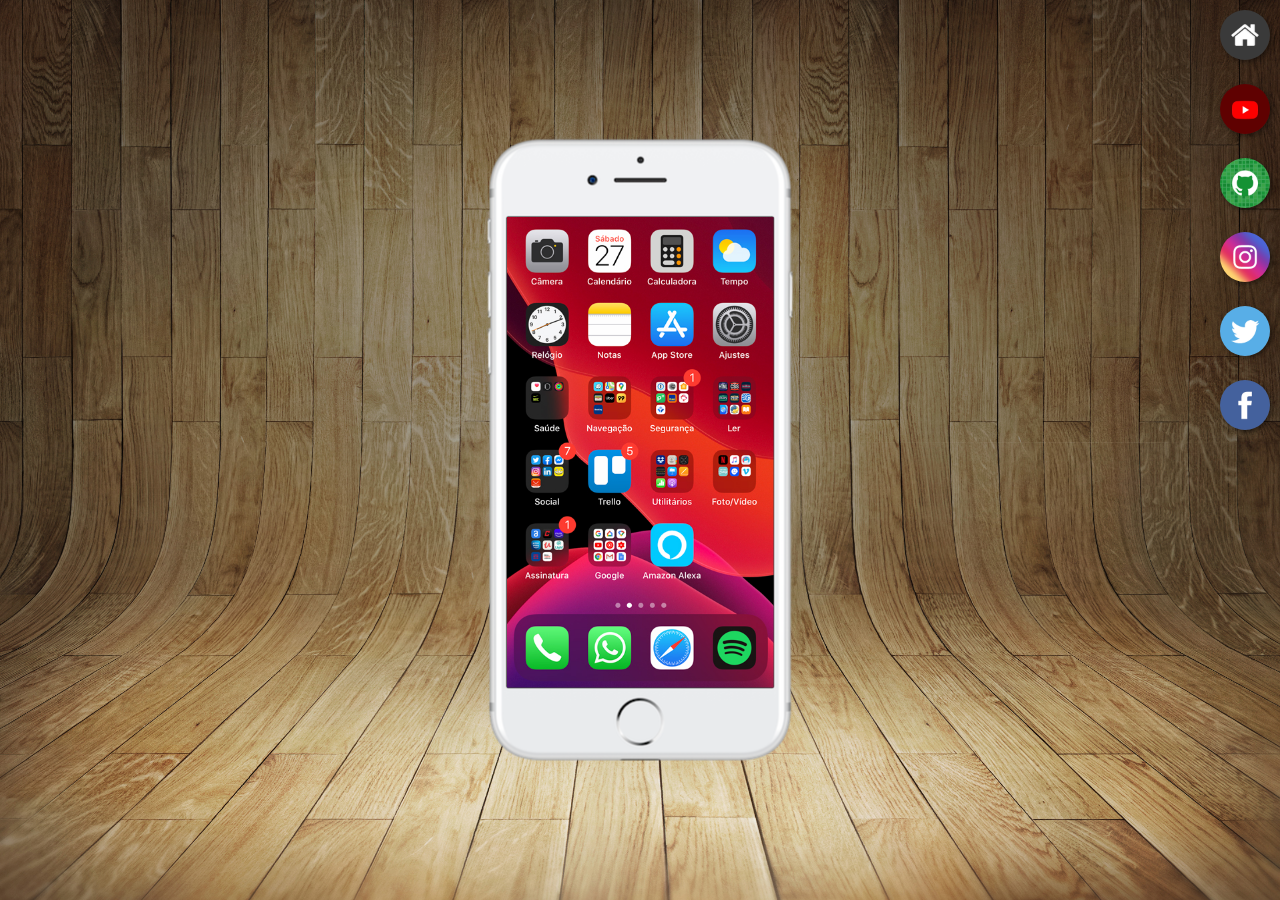
<file: index.html>
<!DOCTYPE html>
<html lang="pt-br">
<head>
    <meta charset="UTF-8">
    <meta name="viewport" content="width=device-width, initial-scale=1.0">
    <title>Projeto Redes sociais</title>
    <link rel="shortcut icon" href="favicon.ico" type="image/x-icon">
    <link rel="stylesheet" href="style.css">
</head>
<body>
    <main>
        <section id="telefone">
            <iframe src="home.html" name="tela" id="tela" frameborder="0"></iframe>
        </section>

        <section id="redes-sociais">
                <a href="home.html" target="tela"><img  src="imagens/logo-home.jpg" alt=""></a><br>
                <a href="youtube.html" target="tela"><img src="imagens/logo-youtube.jpg" alt=""></a> <br>
                <a href="github.html" target="tela"><img src="imagens/logo-github.jpg" alt=""></a>
                <br>
                <a href="instagram.html" target="tela"><img src="imagens/logo-instagram.jpg" alt=""></a>
                <br>
                <a href="twitter.html" target="tela"><img src="imagens/logo-twitter.jpg" alt=""></a>
                <br>
                <a href="facebook.html" target="tela"><img src="imagens/logo-facebook.jpg" alt=""></a>
      
        </section>
    </main>
</body>
</html>
</file>
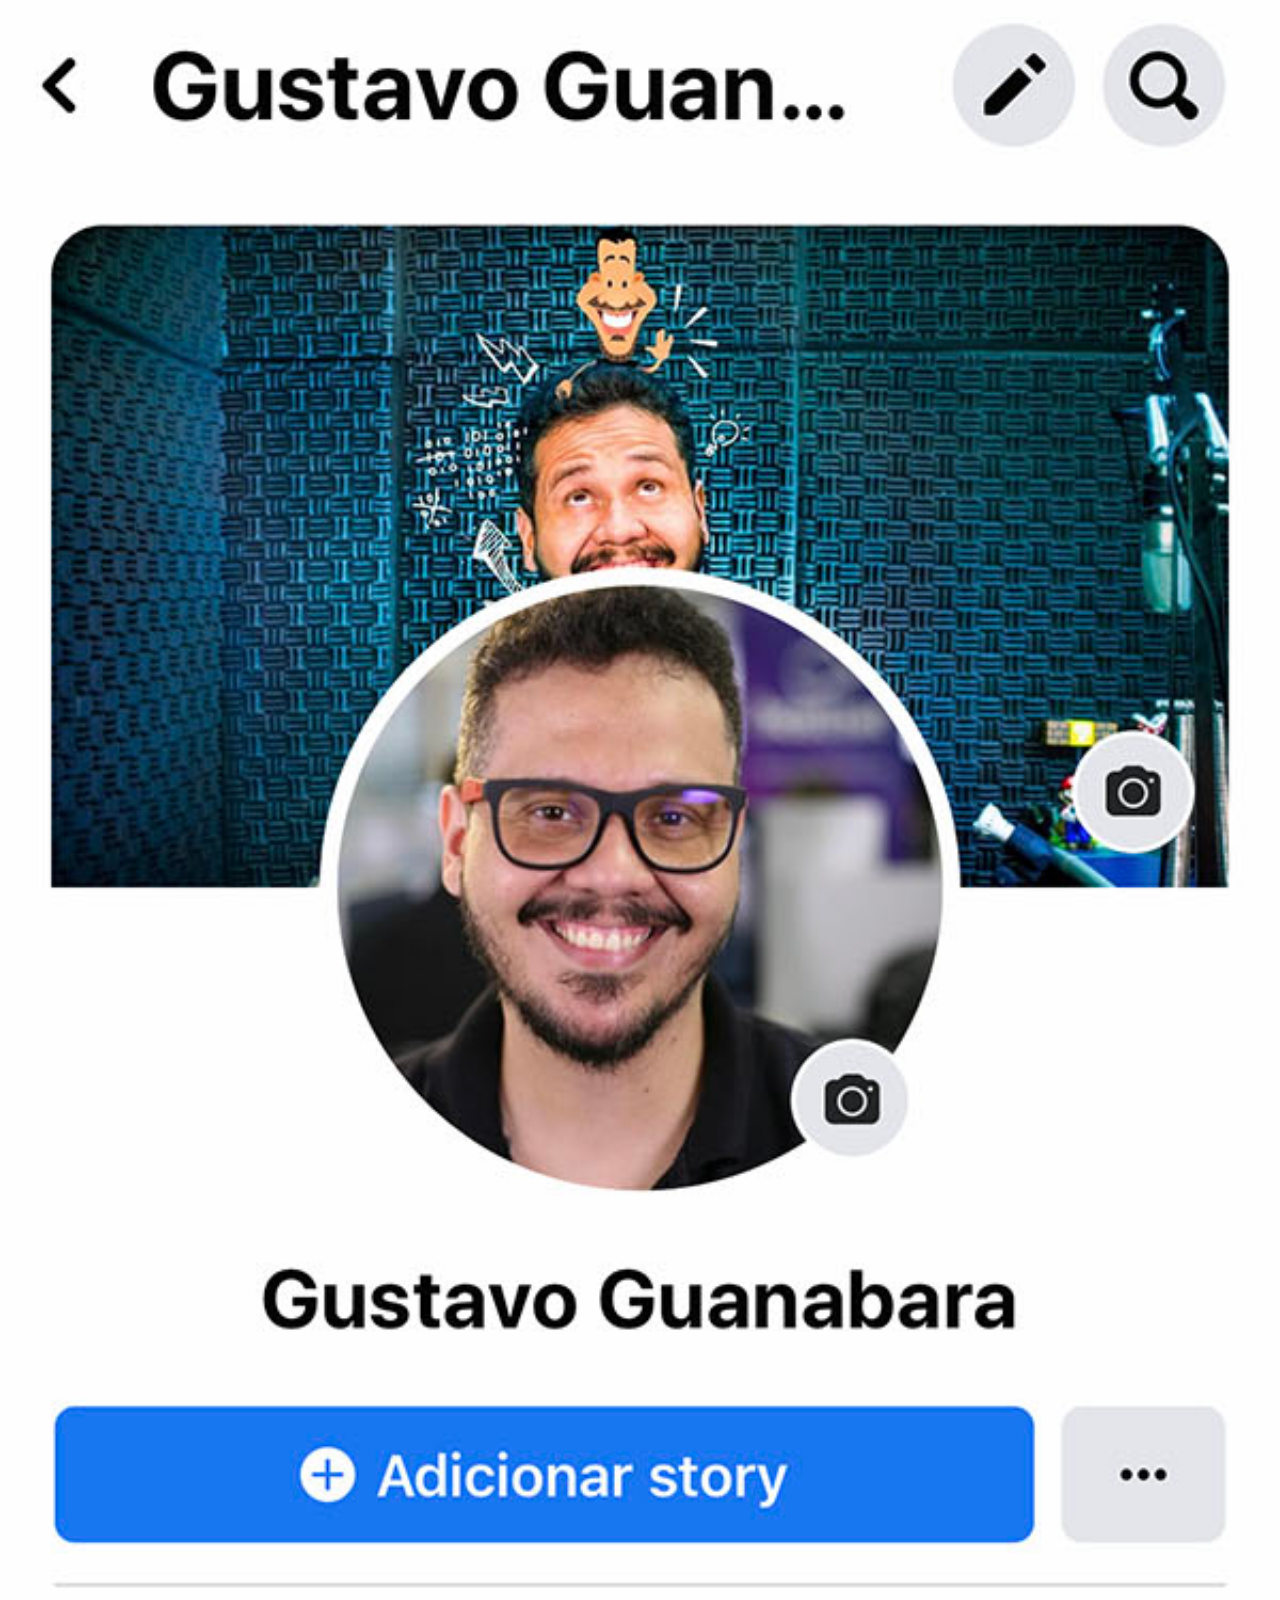
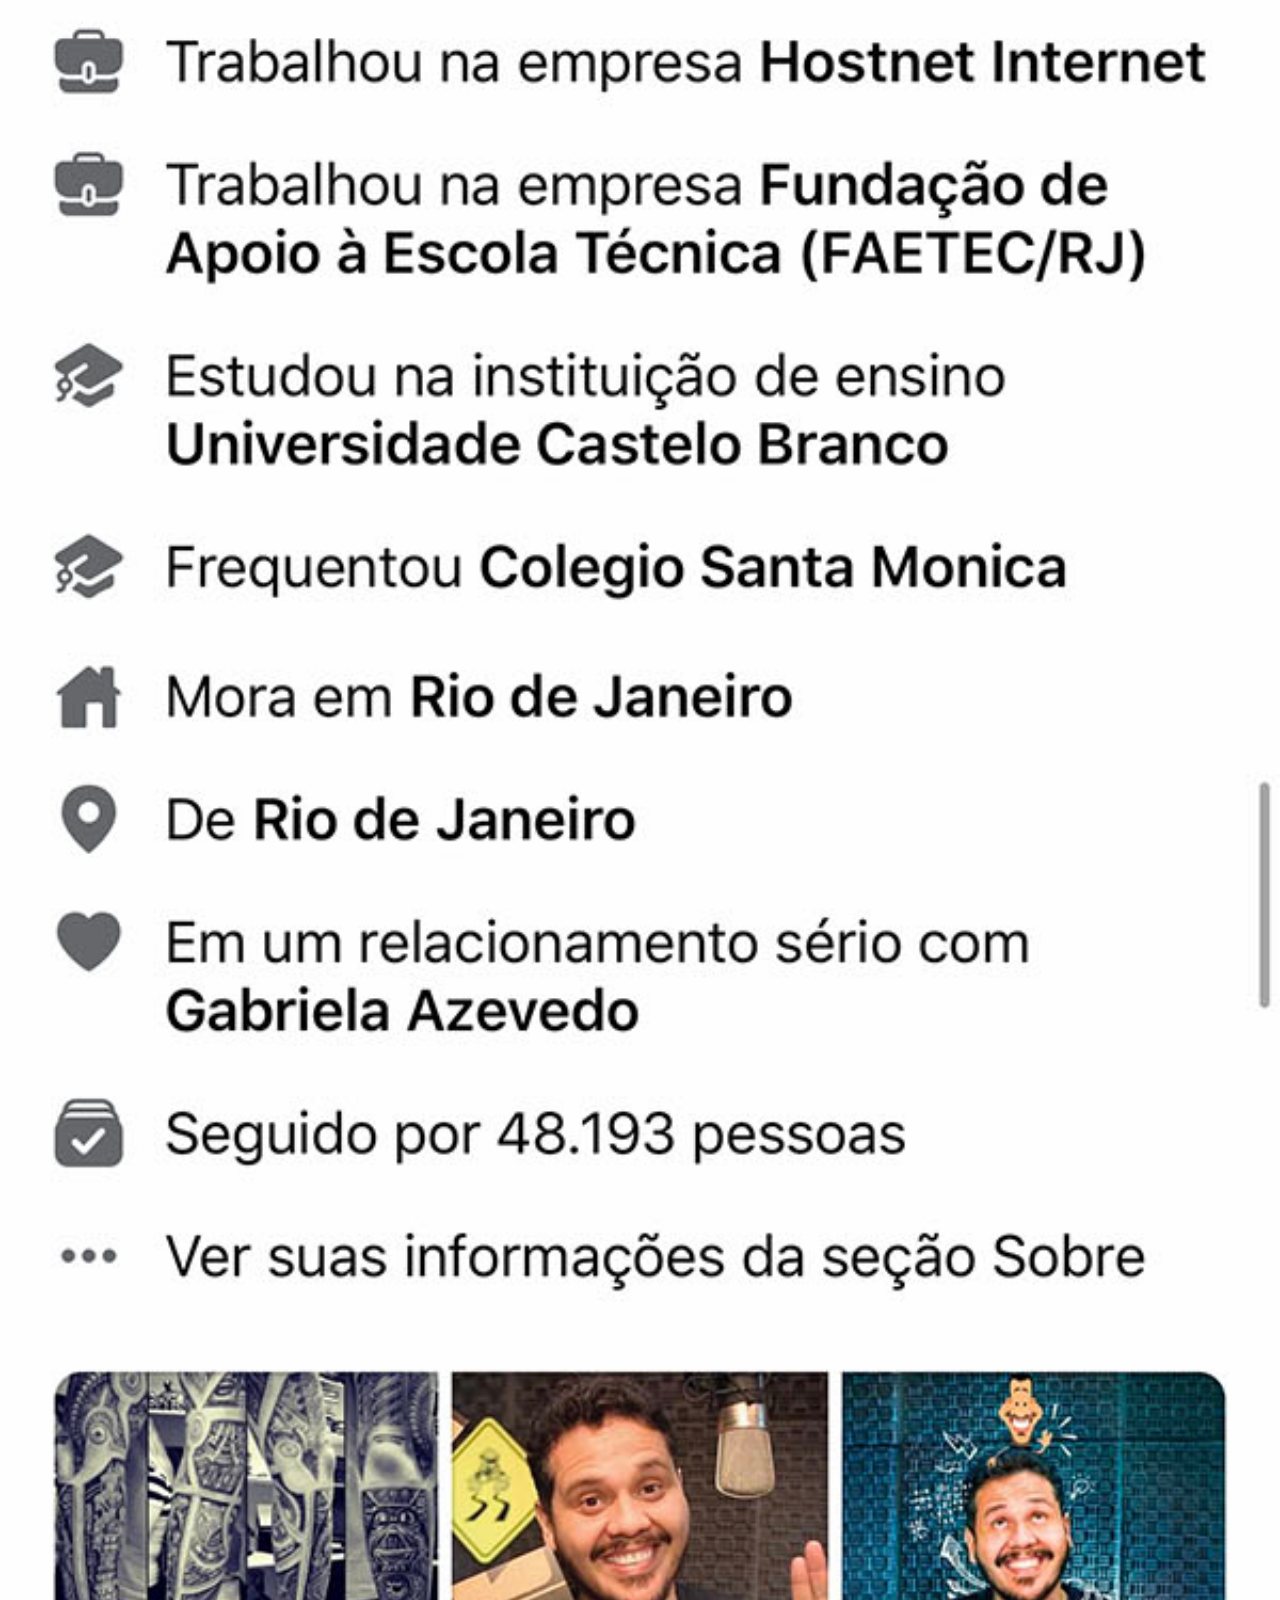
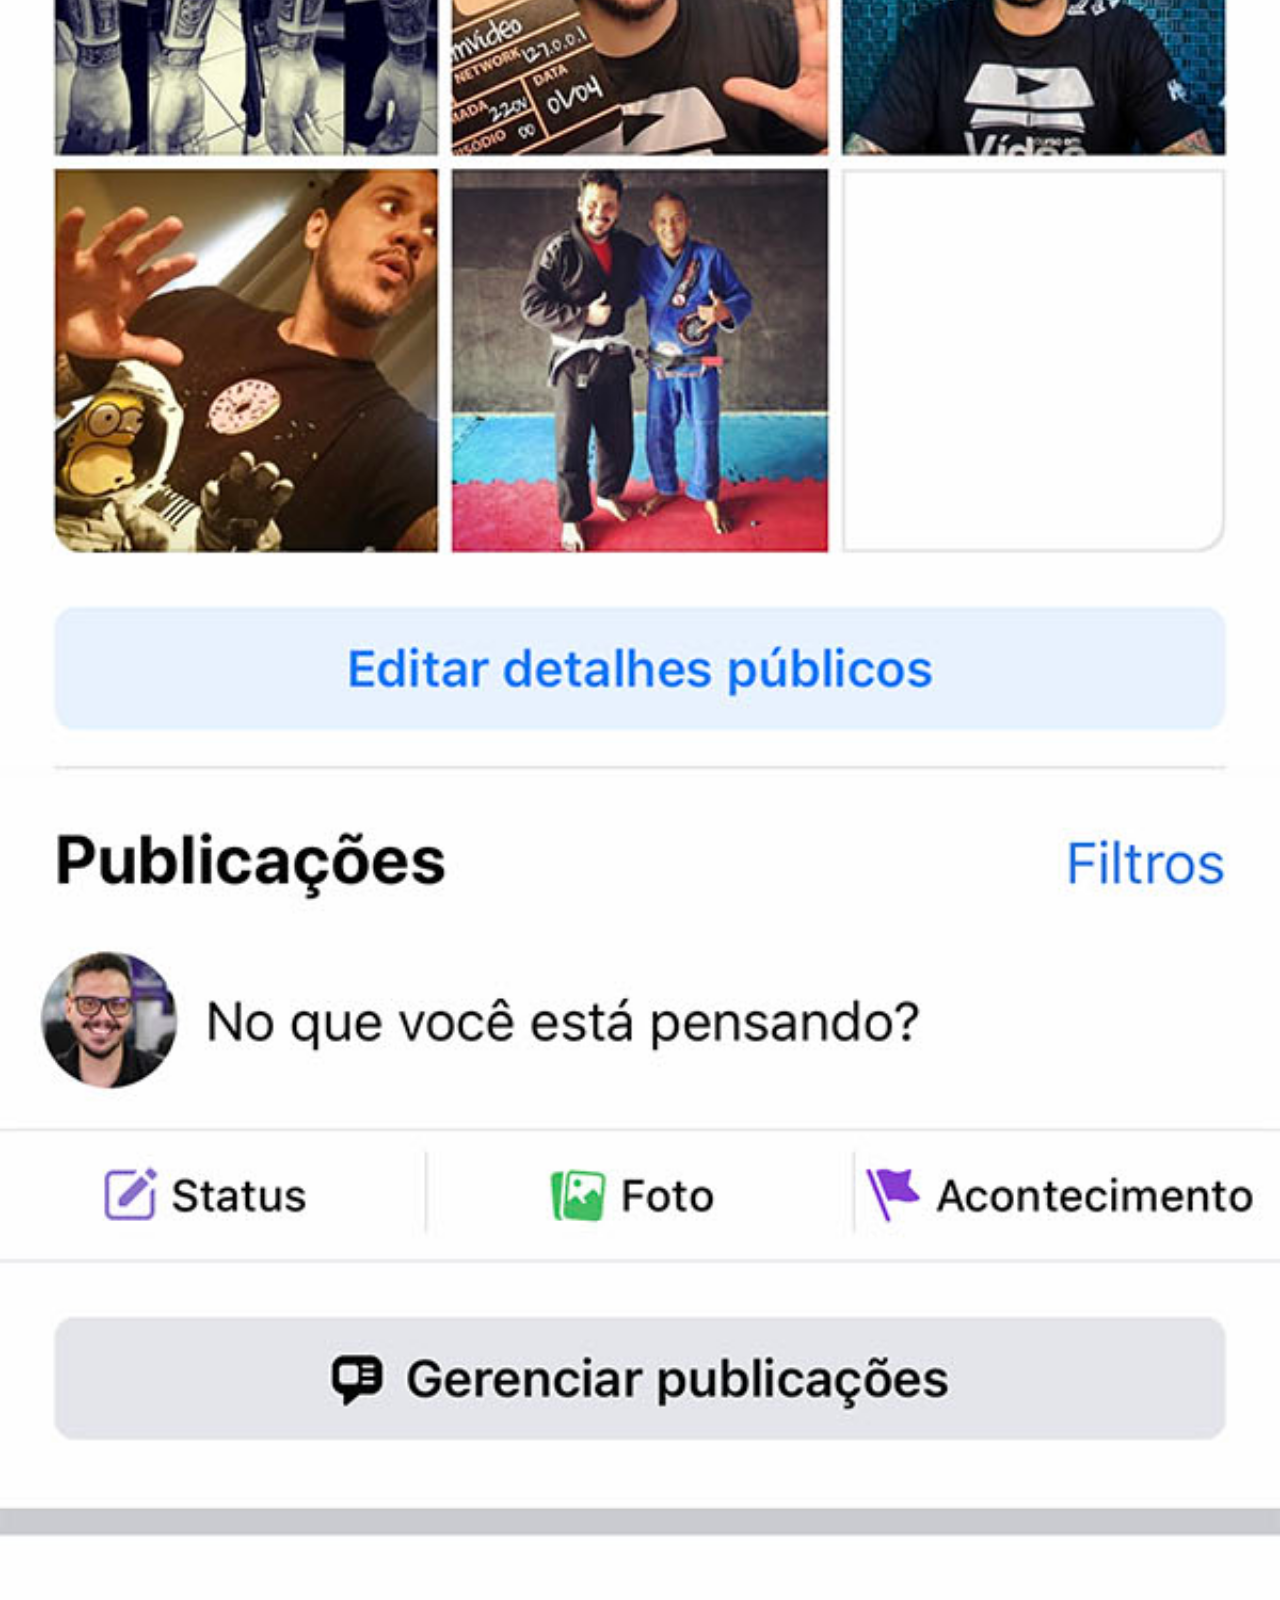
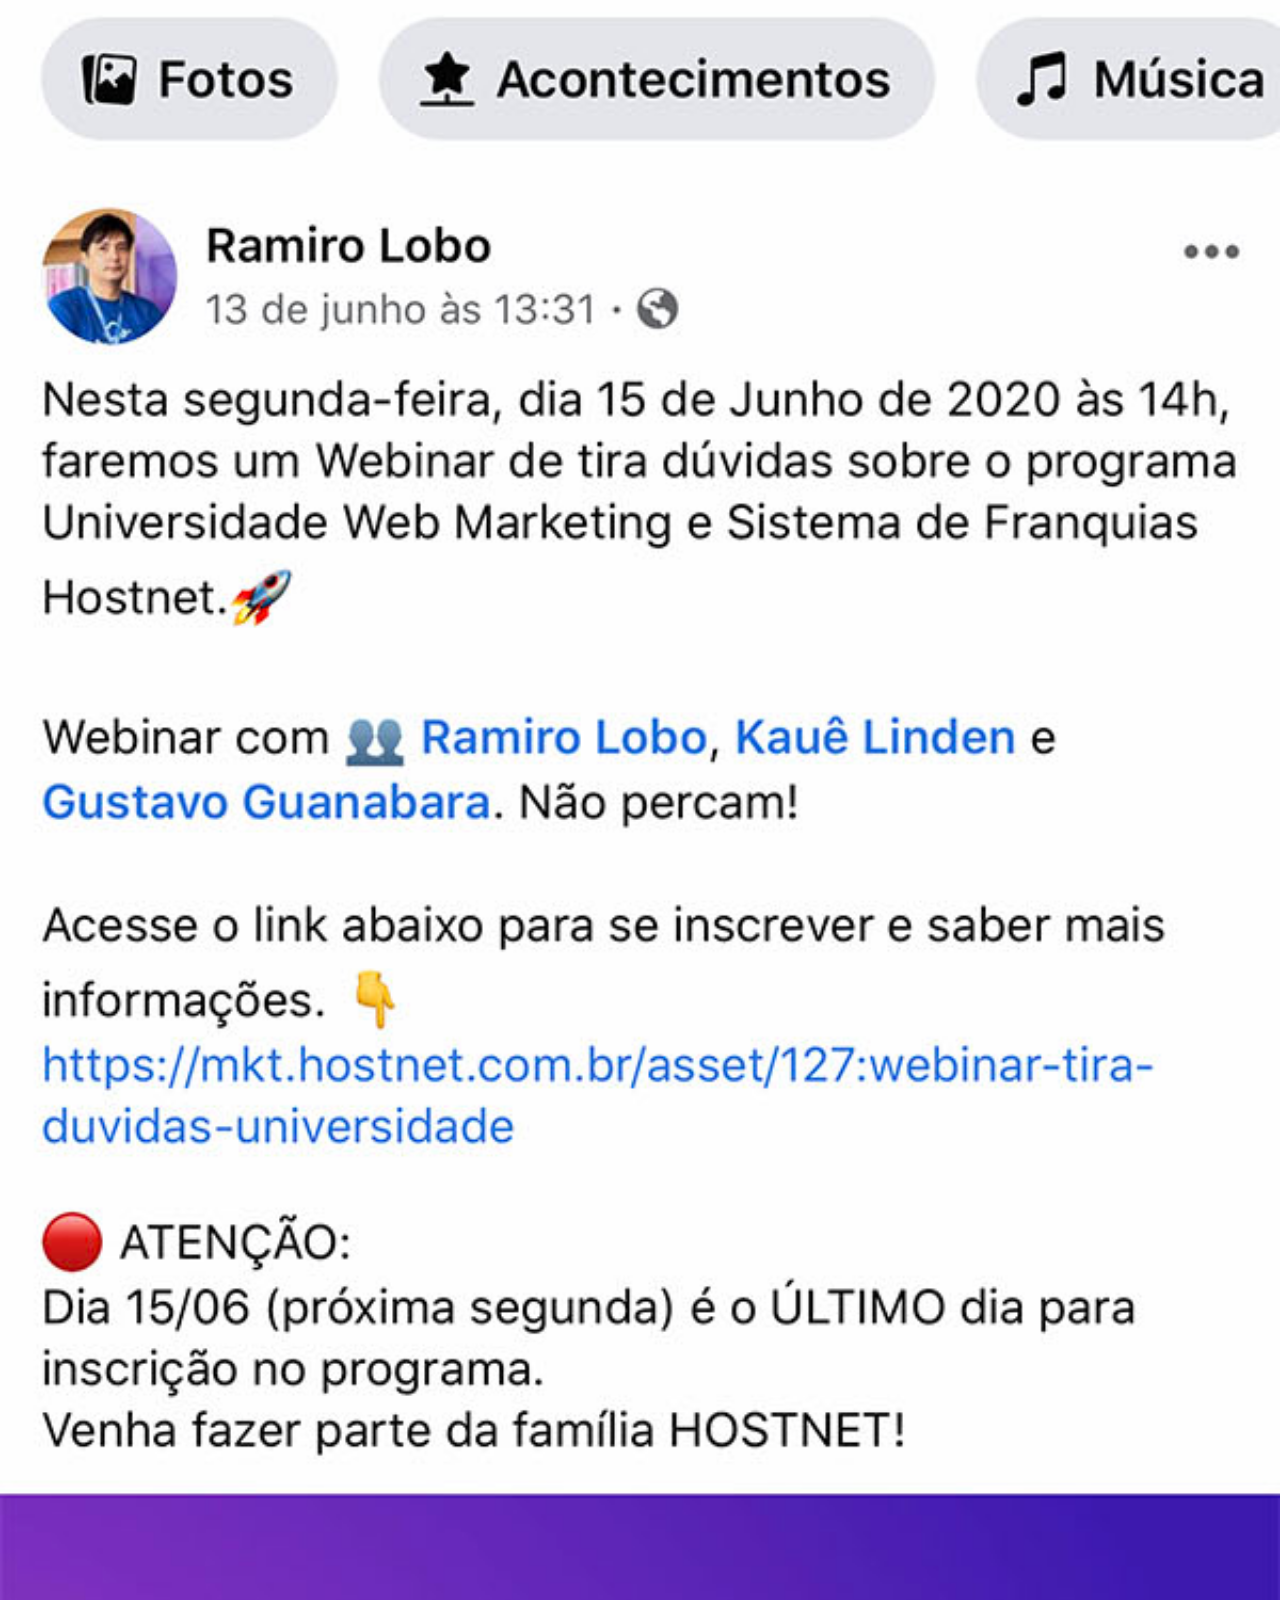
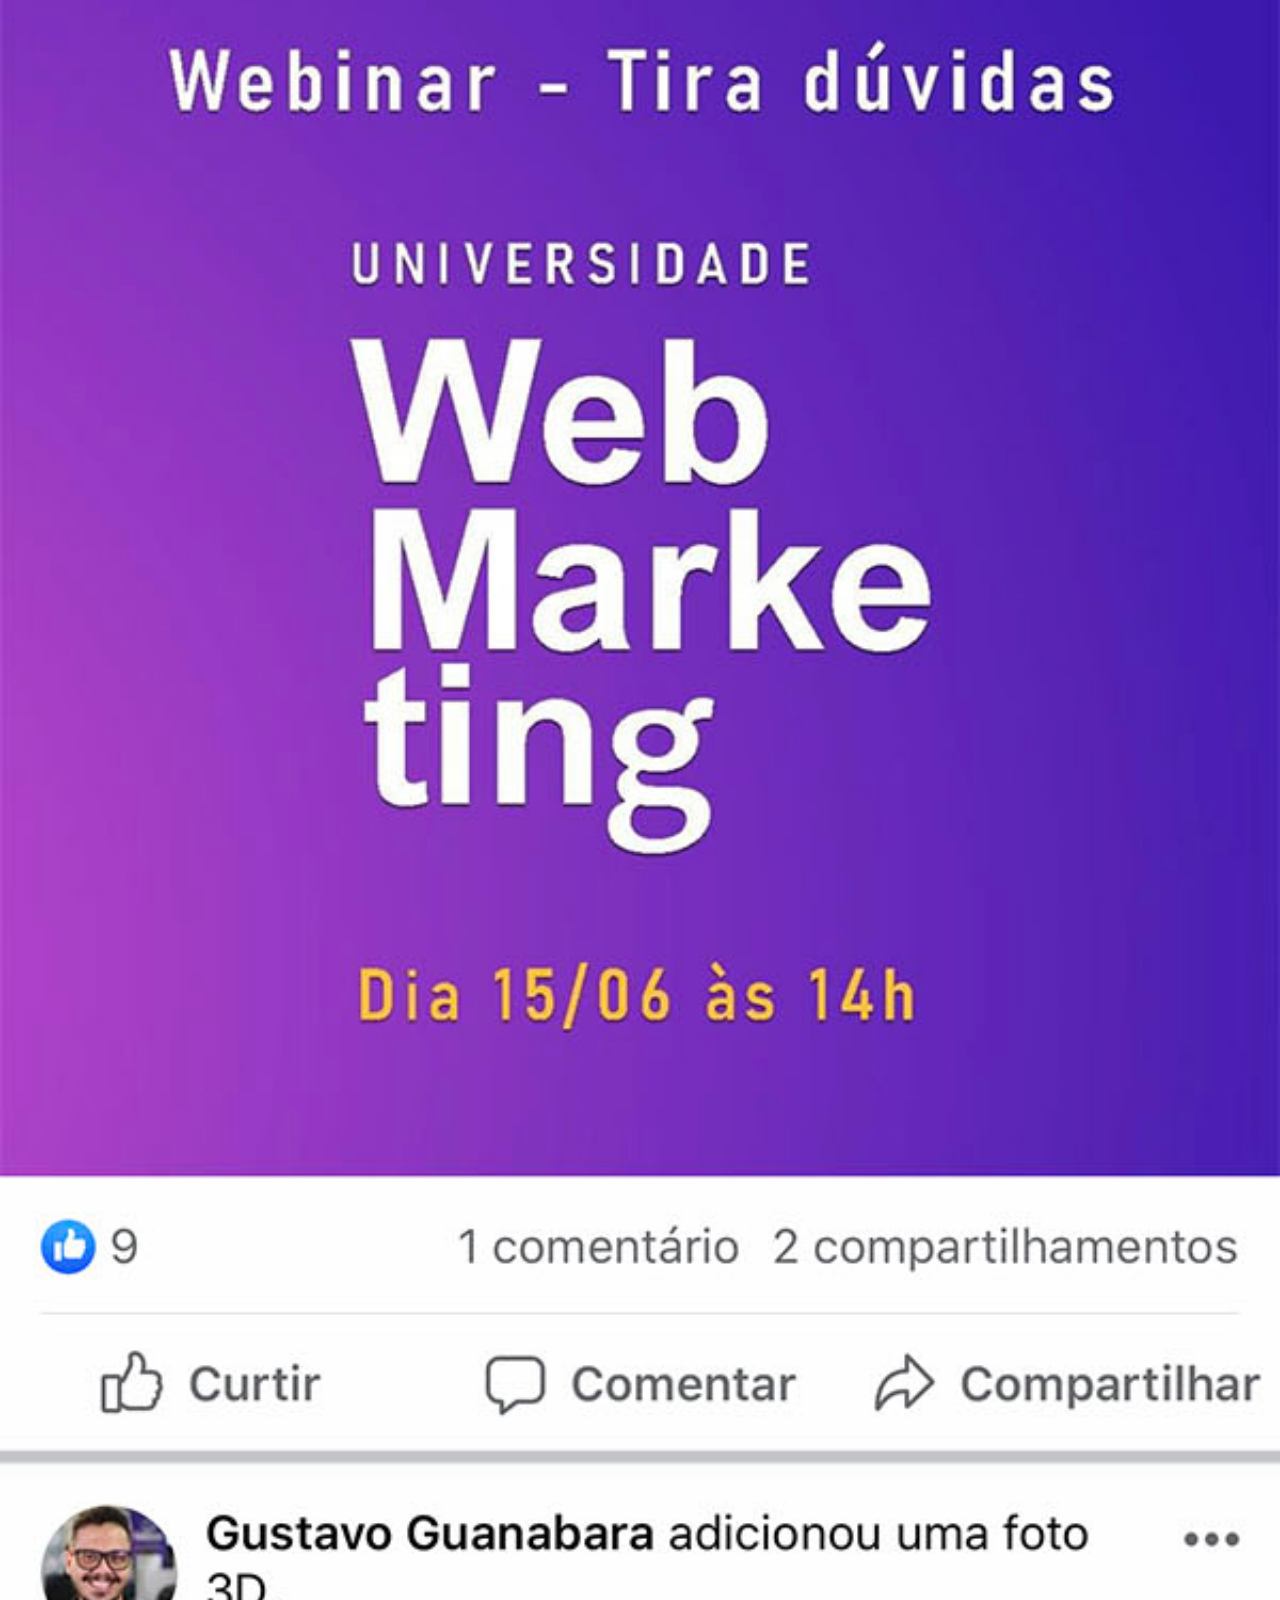
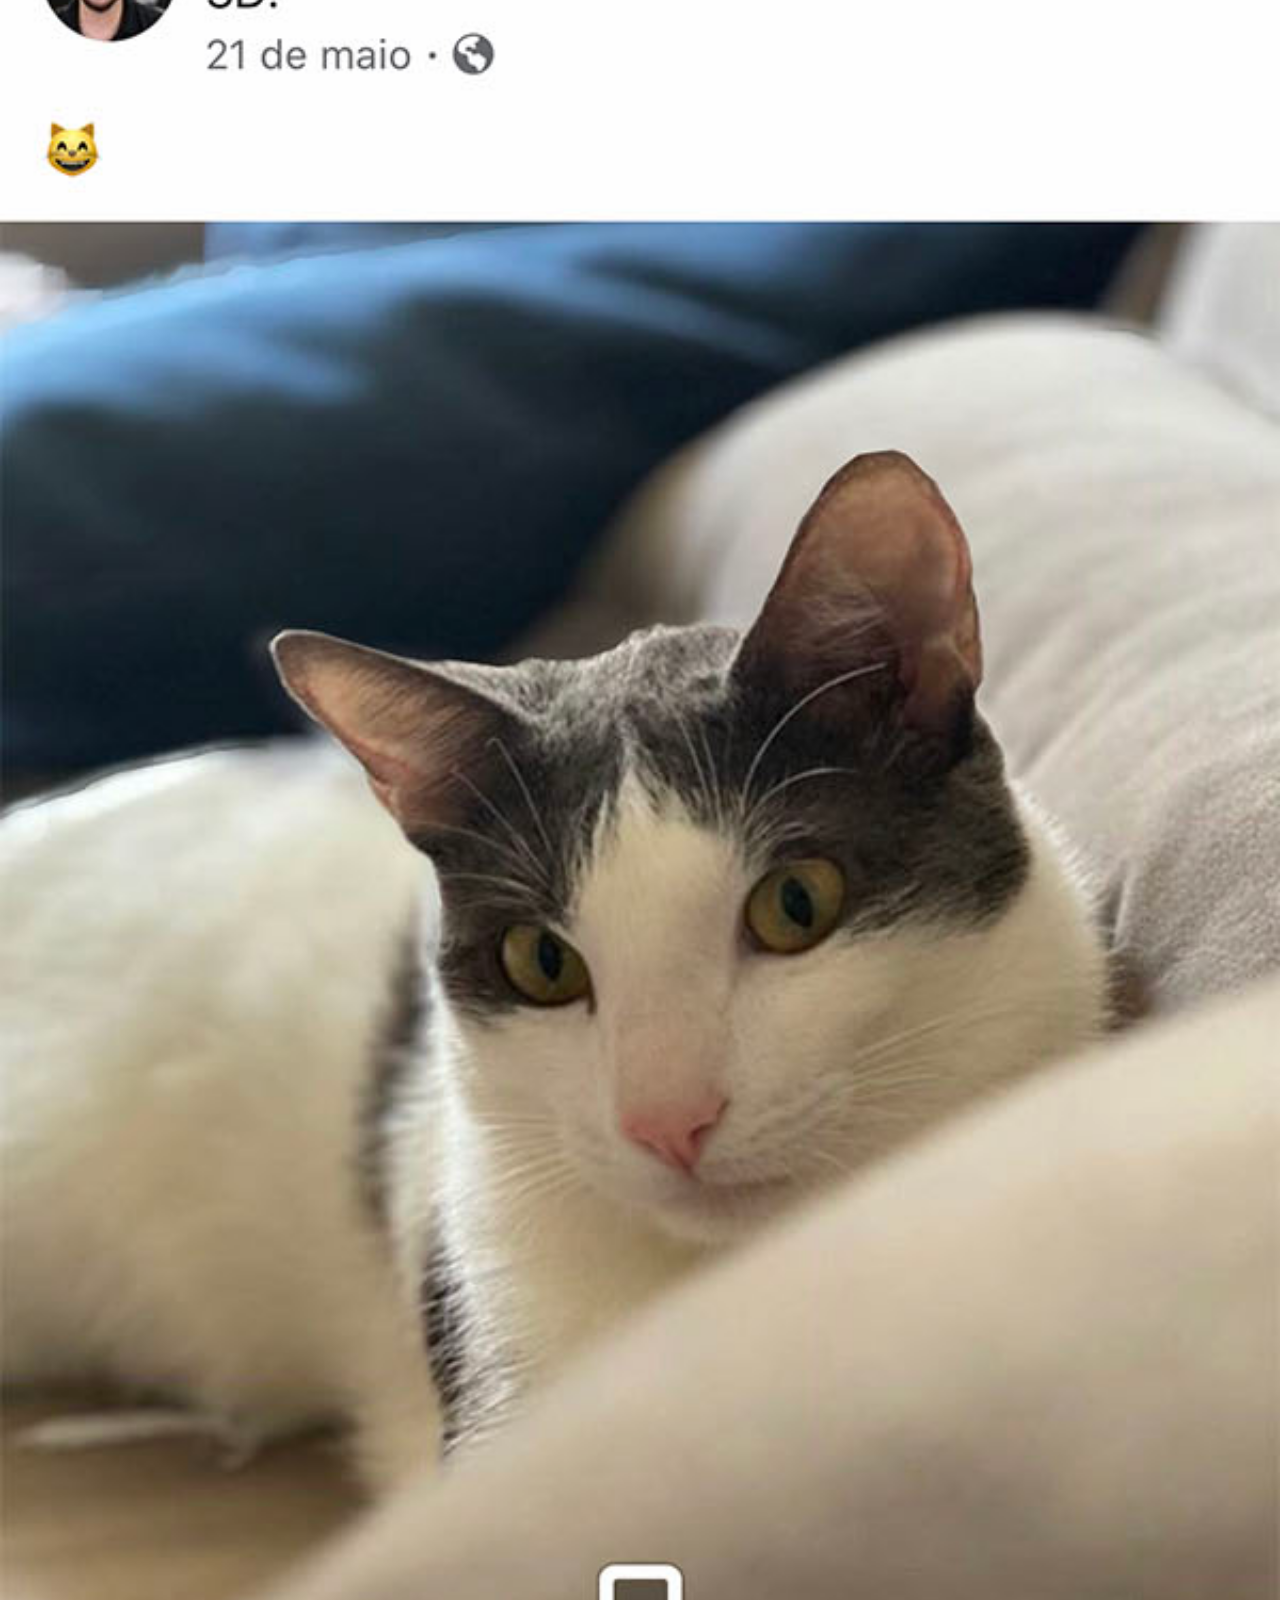
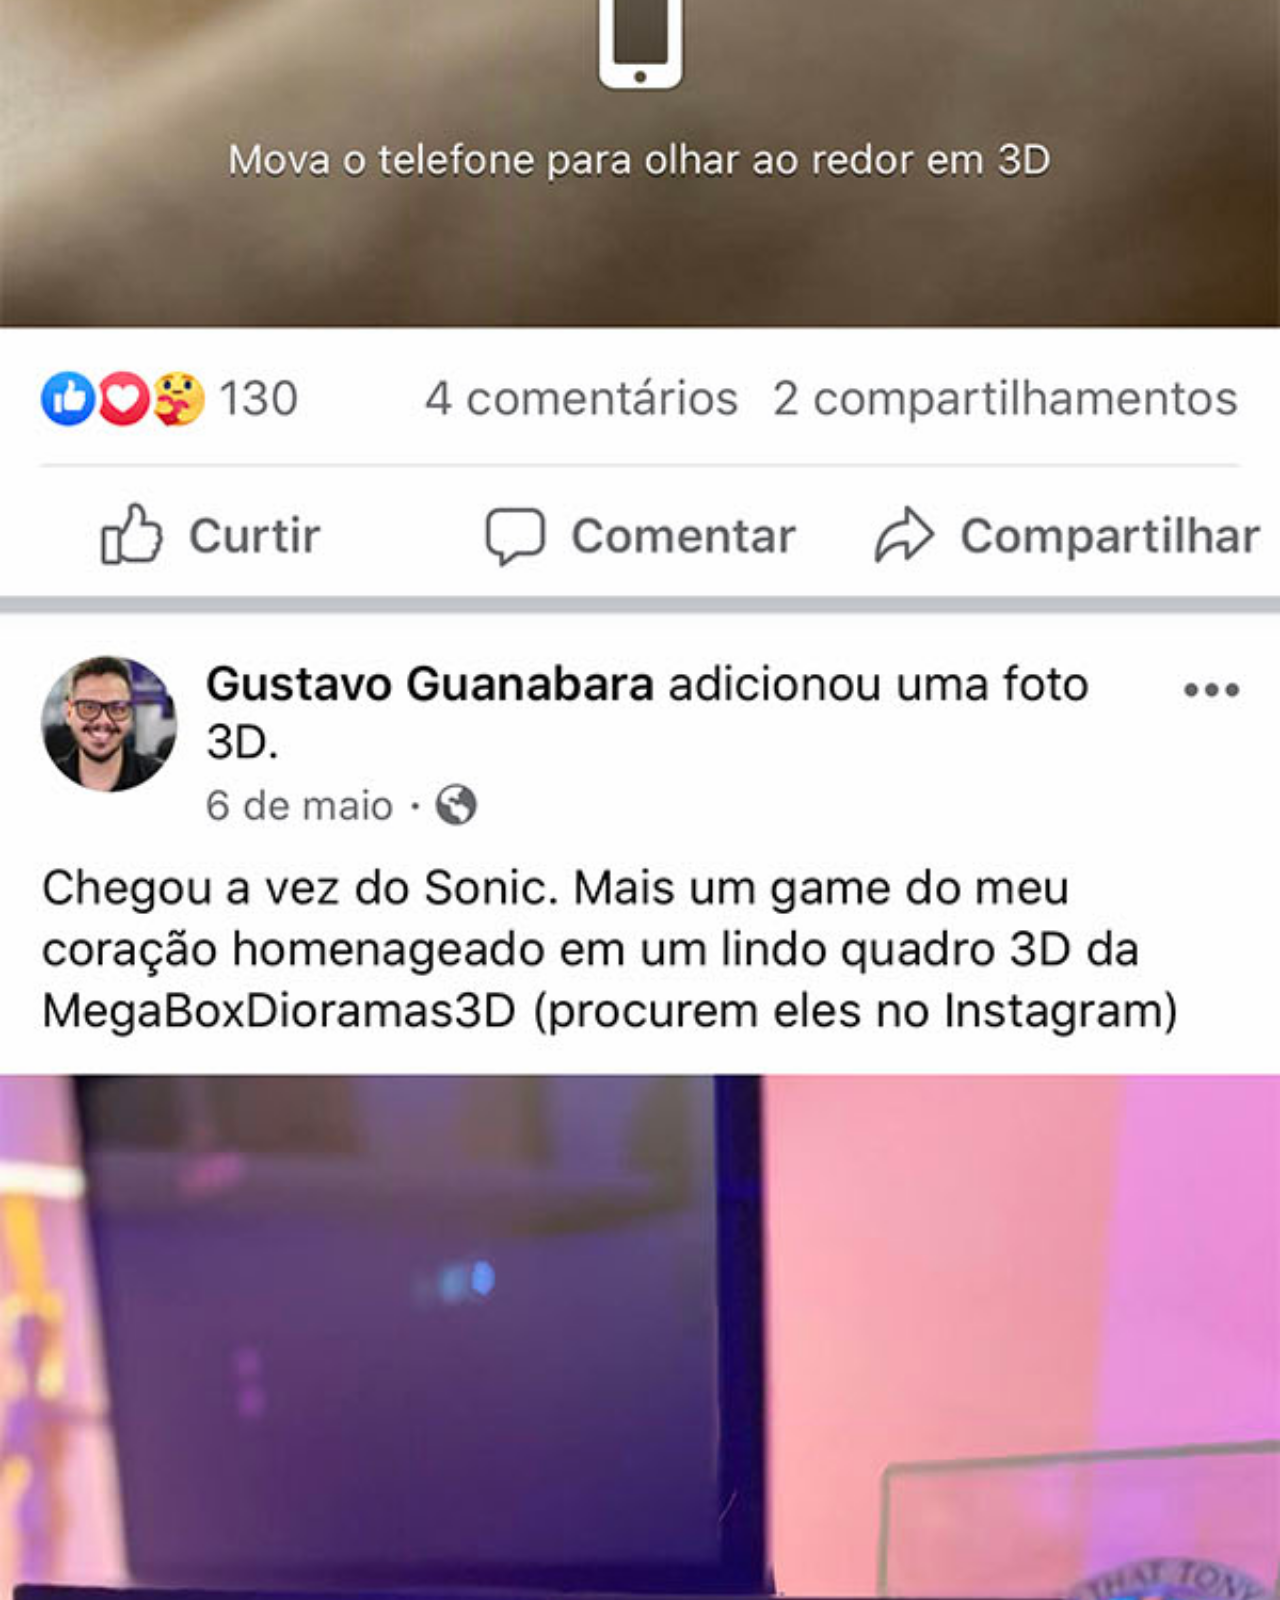
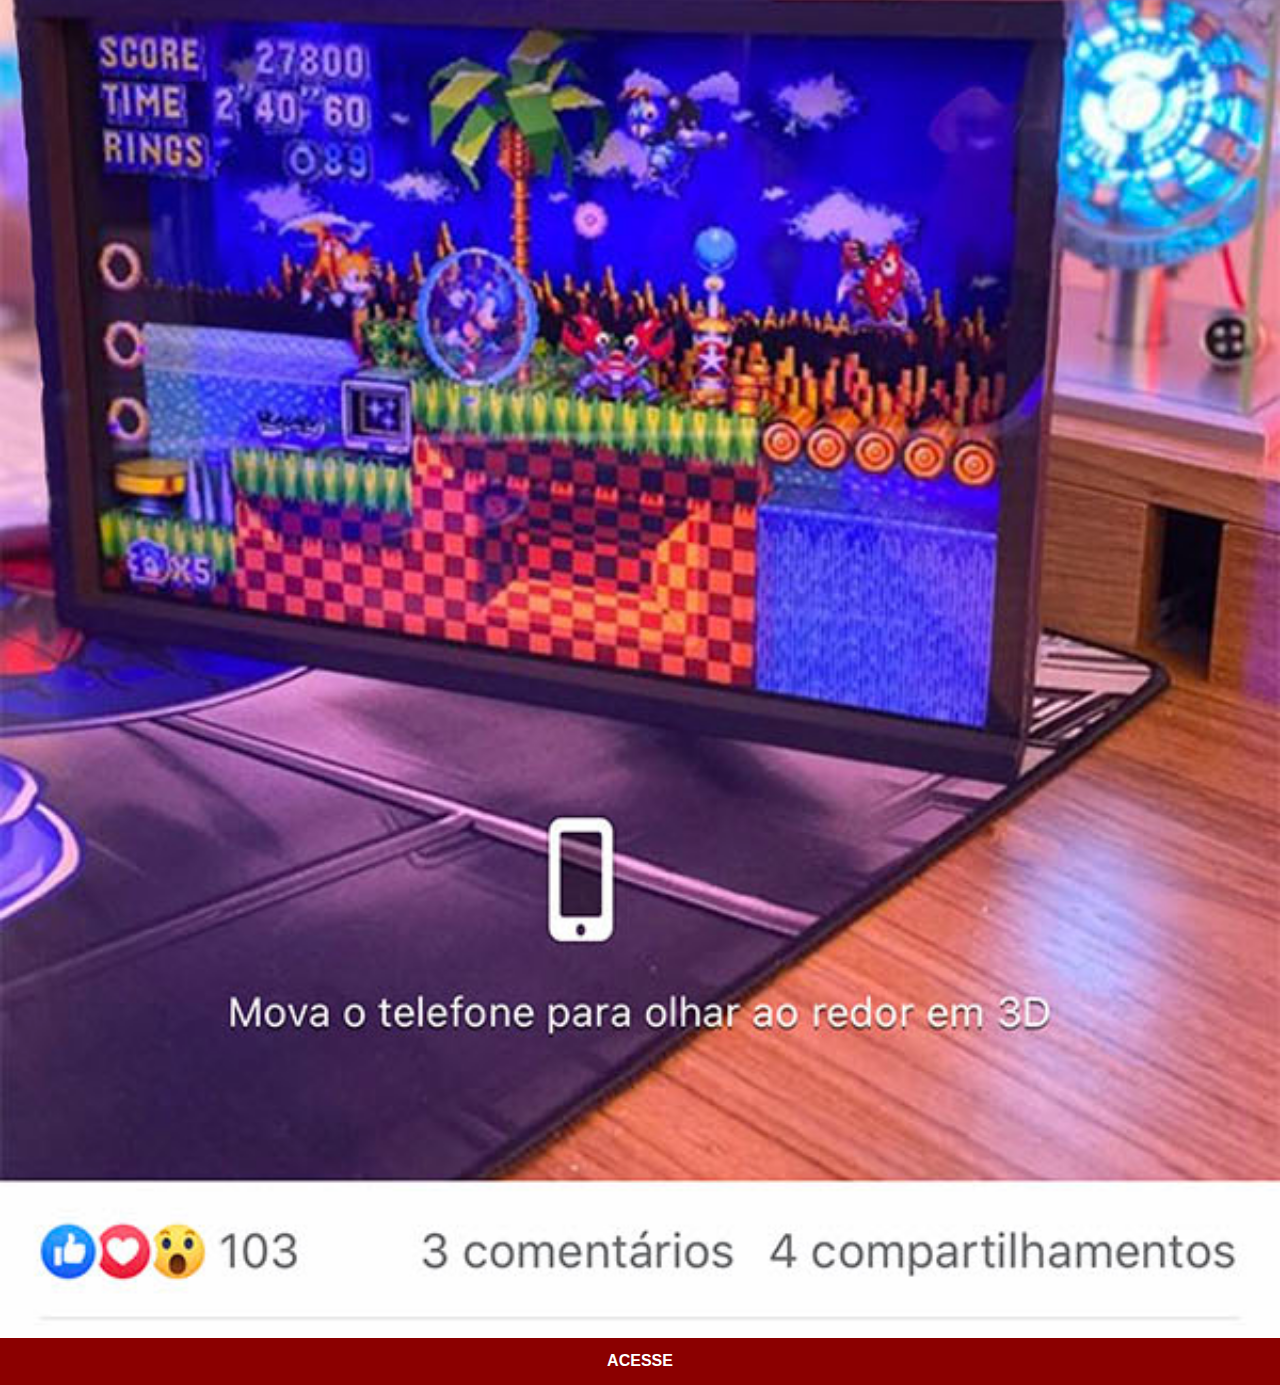
<file: facebook.html>
<!DOCTYPE html>
<html lang="pt-br">
<head>
    <meta charset="UTF-8">
    <meta name="viewport" content="width=device-width, initial-scale=1.0">
    <title>Facebook</title>
   <link rel="stylesheet" href="social.css">
</head>
<body>
    <img src="imagens/tela-facebook.jpg" alt="Facebook">
    <a href="https://www.facebook.com/gustavoguanabara/" target="_blank">ACESSE</a>
</body>
</html>
</file>
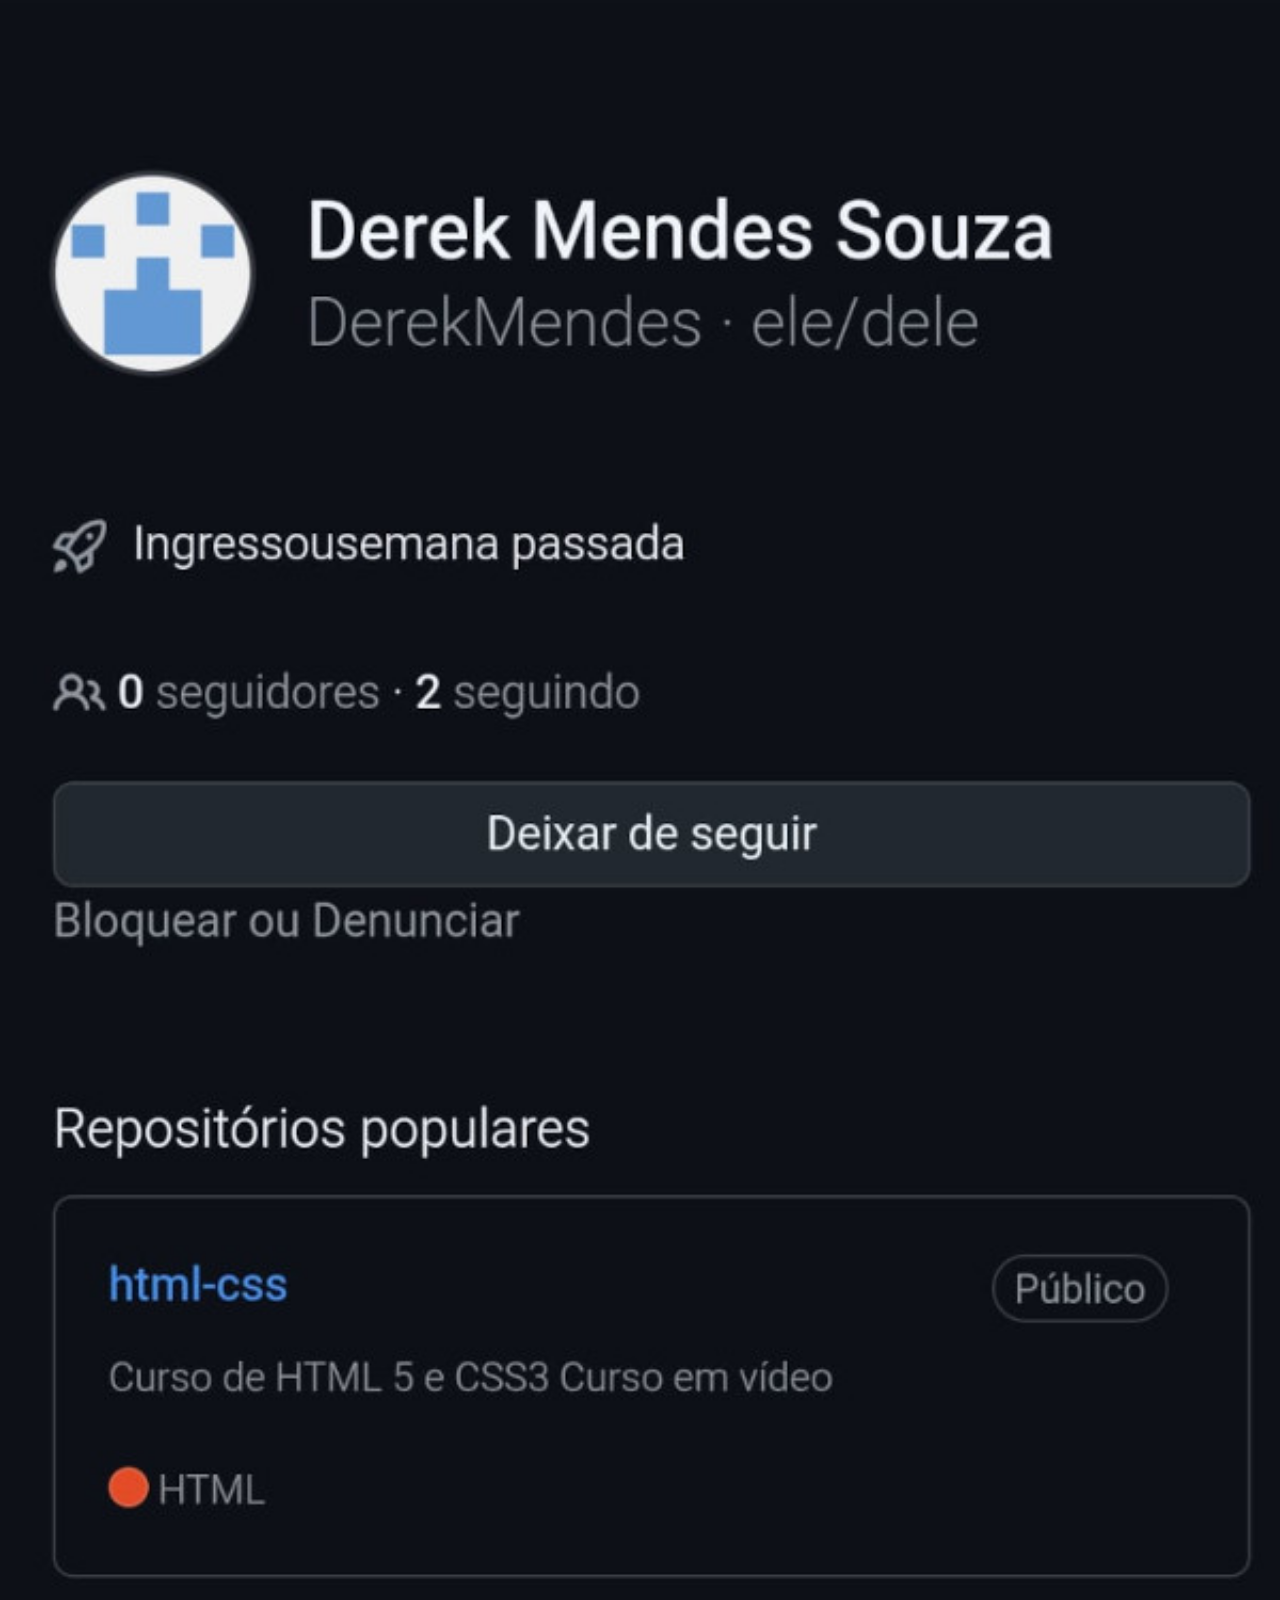
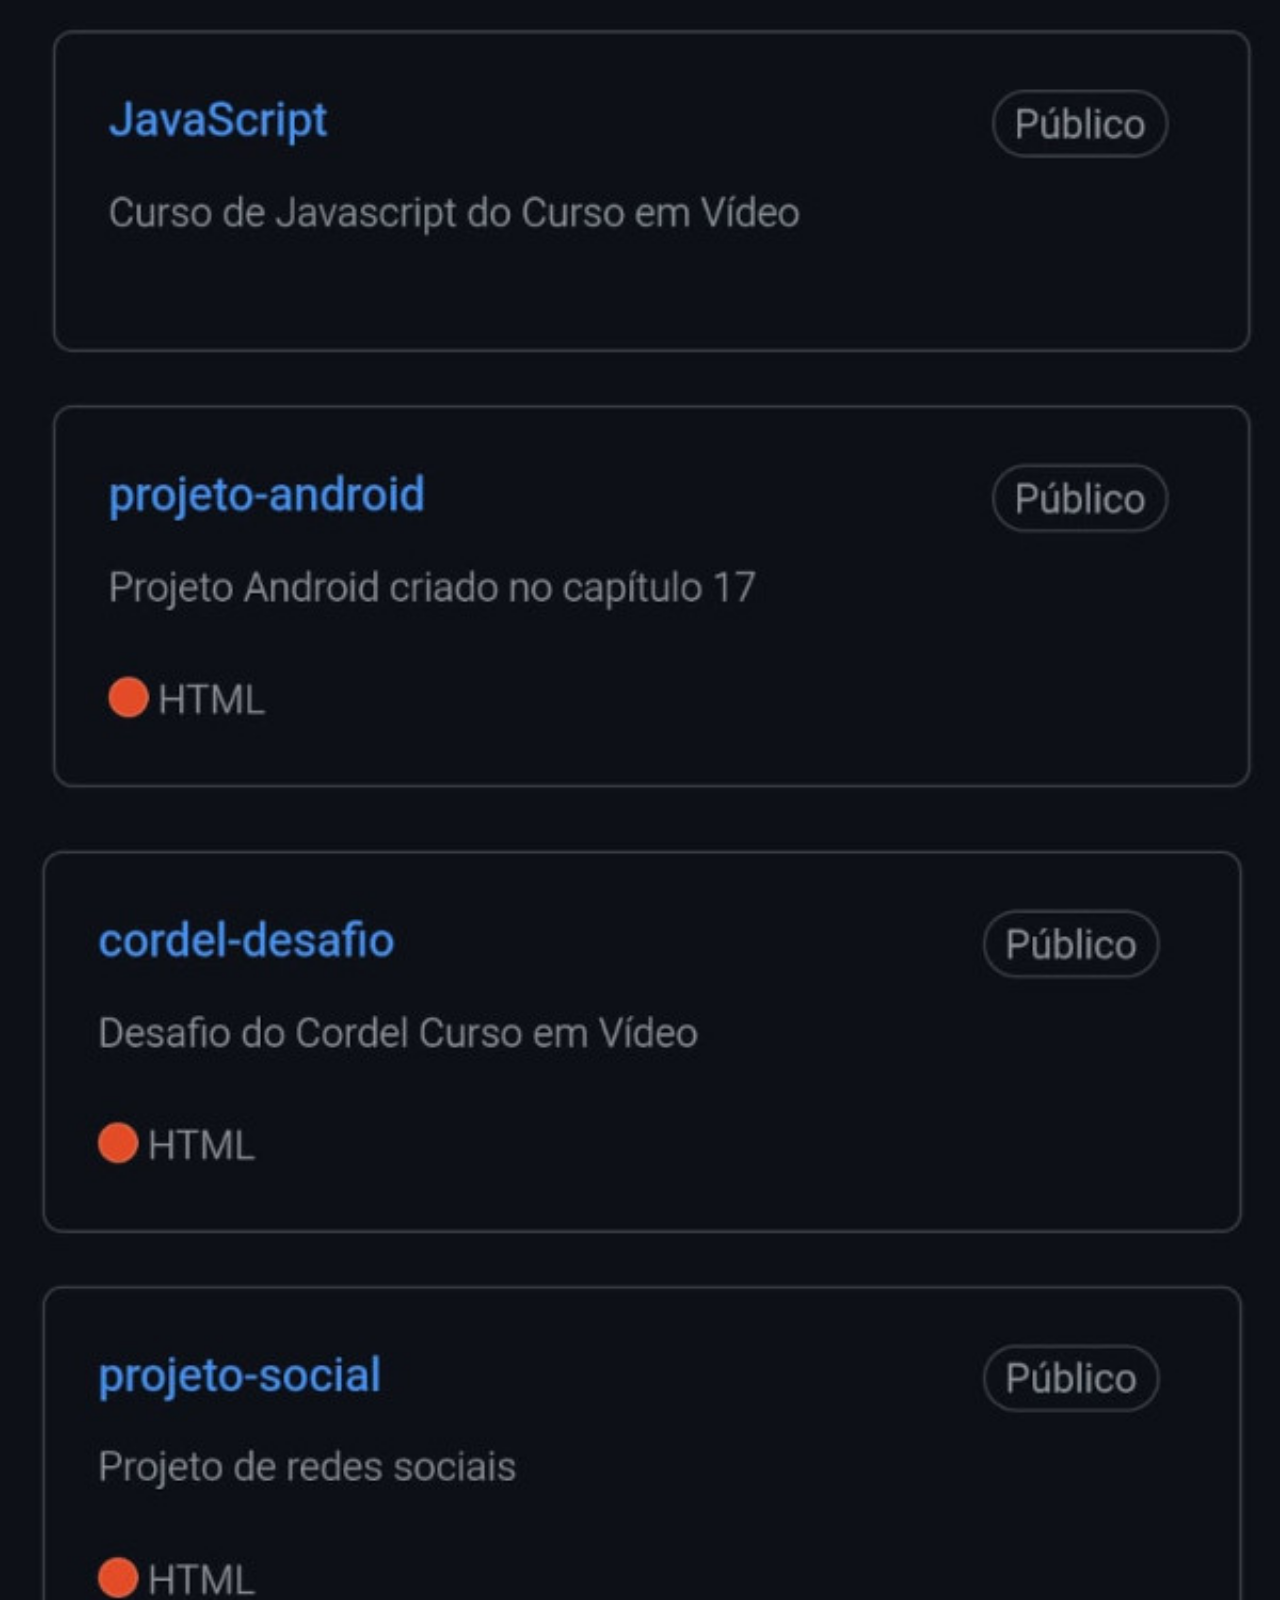
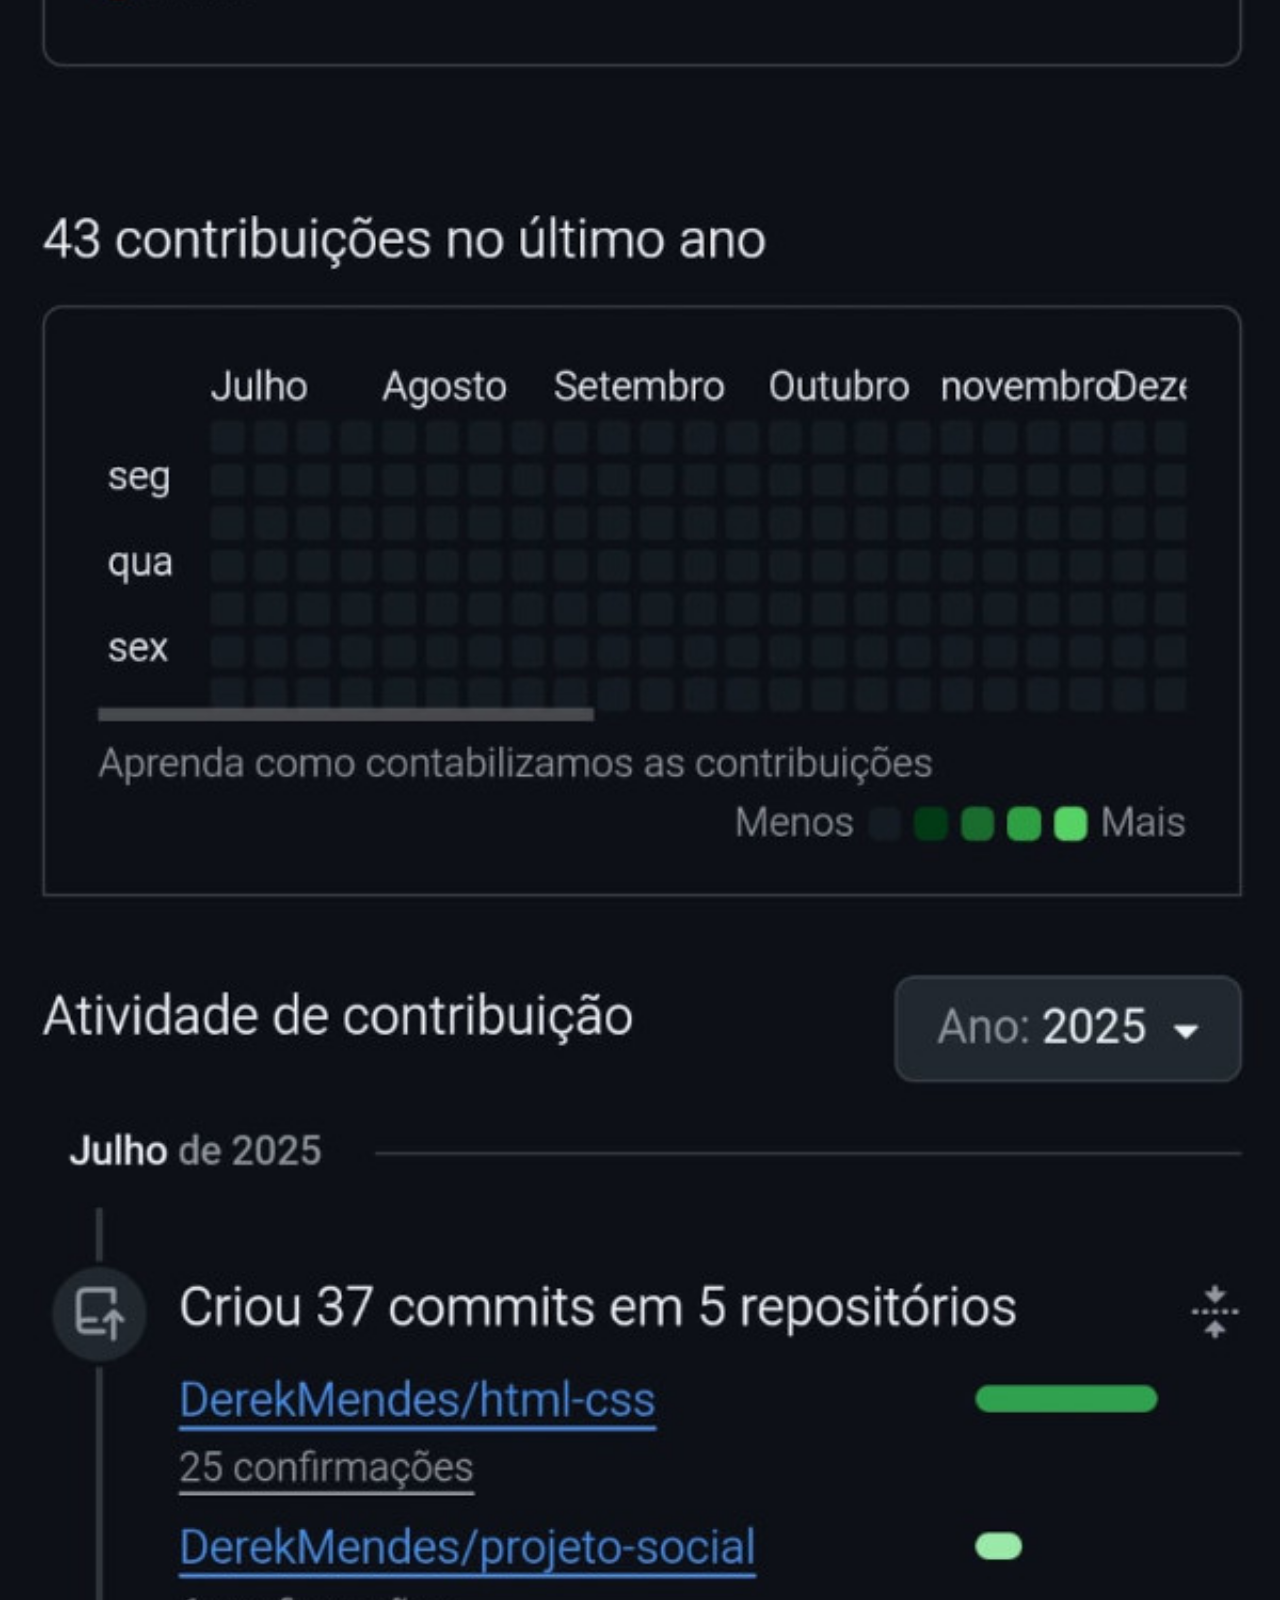
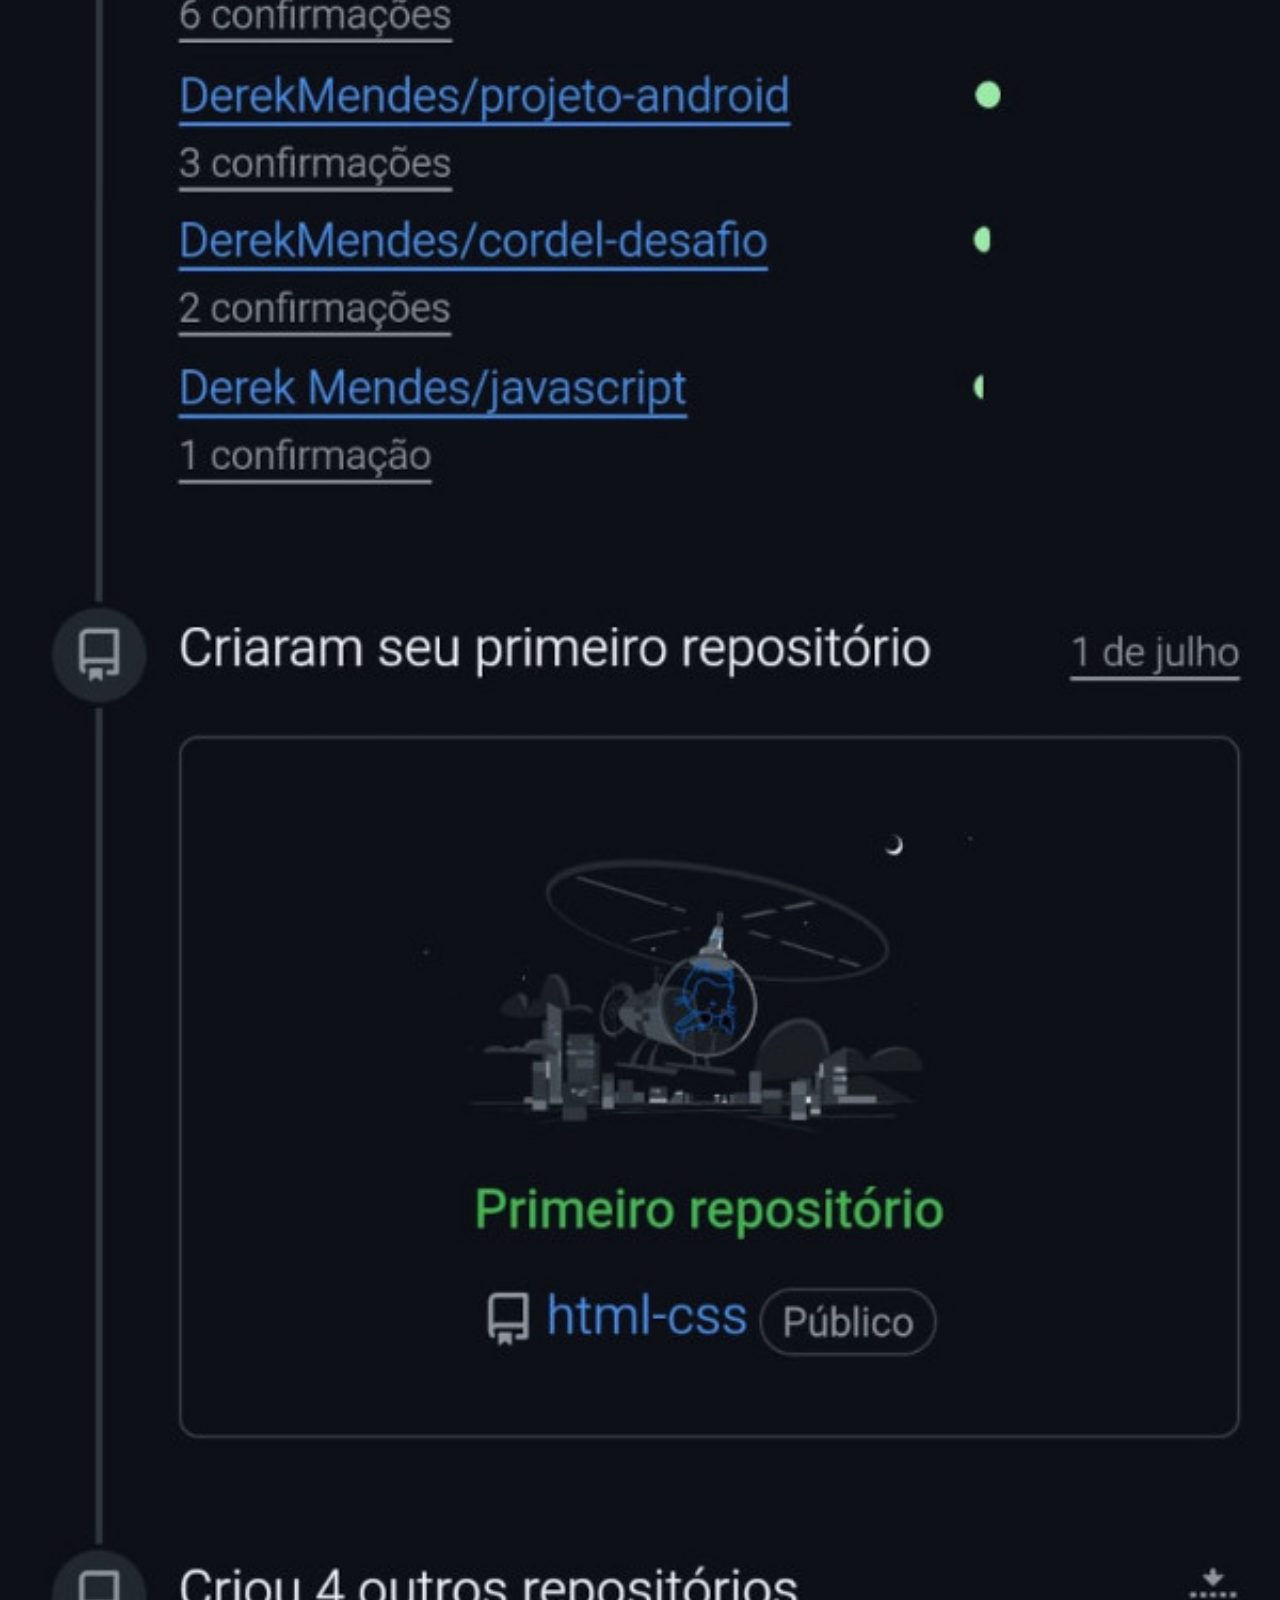
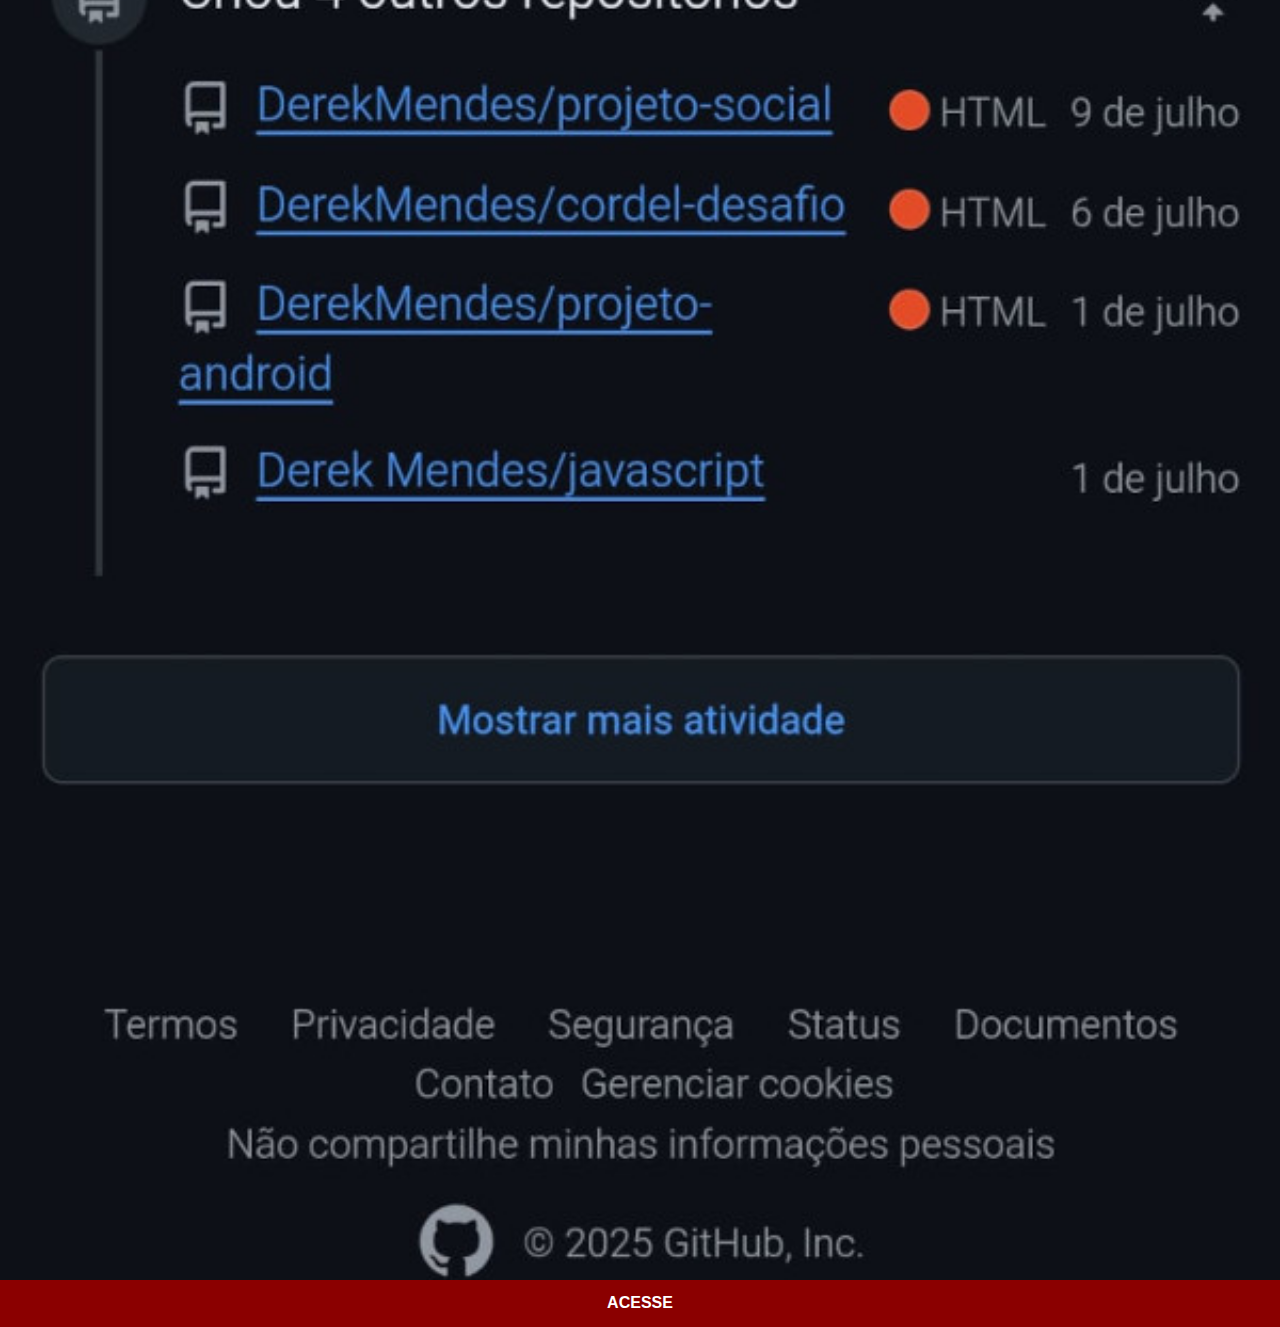
<file: github.html>
<!DOCTYPE html>
<html lang="pt-br">
<head>
    <meta charset="UTF-8">
    <meta name="viewport" content="width=device-width, initial-scale=1.0">
    <title>Github</title>
    <link rel="stylesheet" href="social.css">
</head>
<body>
    <img src="imagens/github-derek.jpg" alt="Github"><a href="https://github.com/DerekMendes">ACESSE</a>
</body>
</html>
</file>
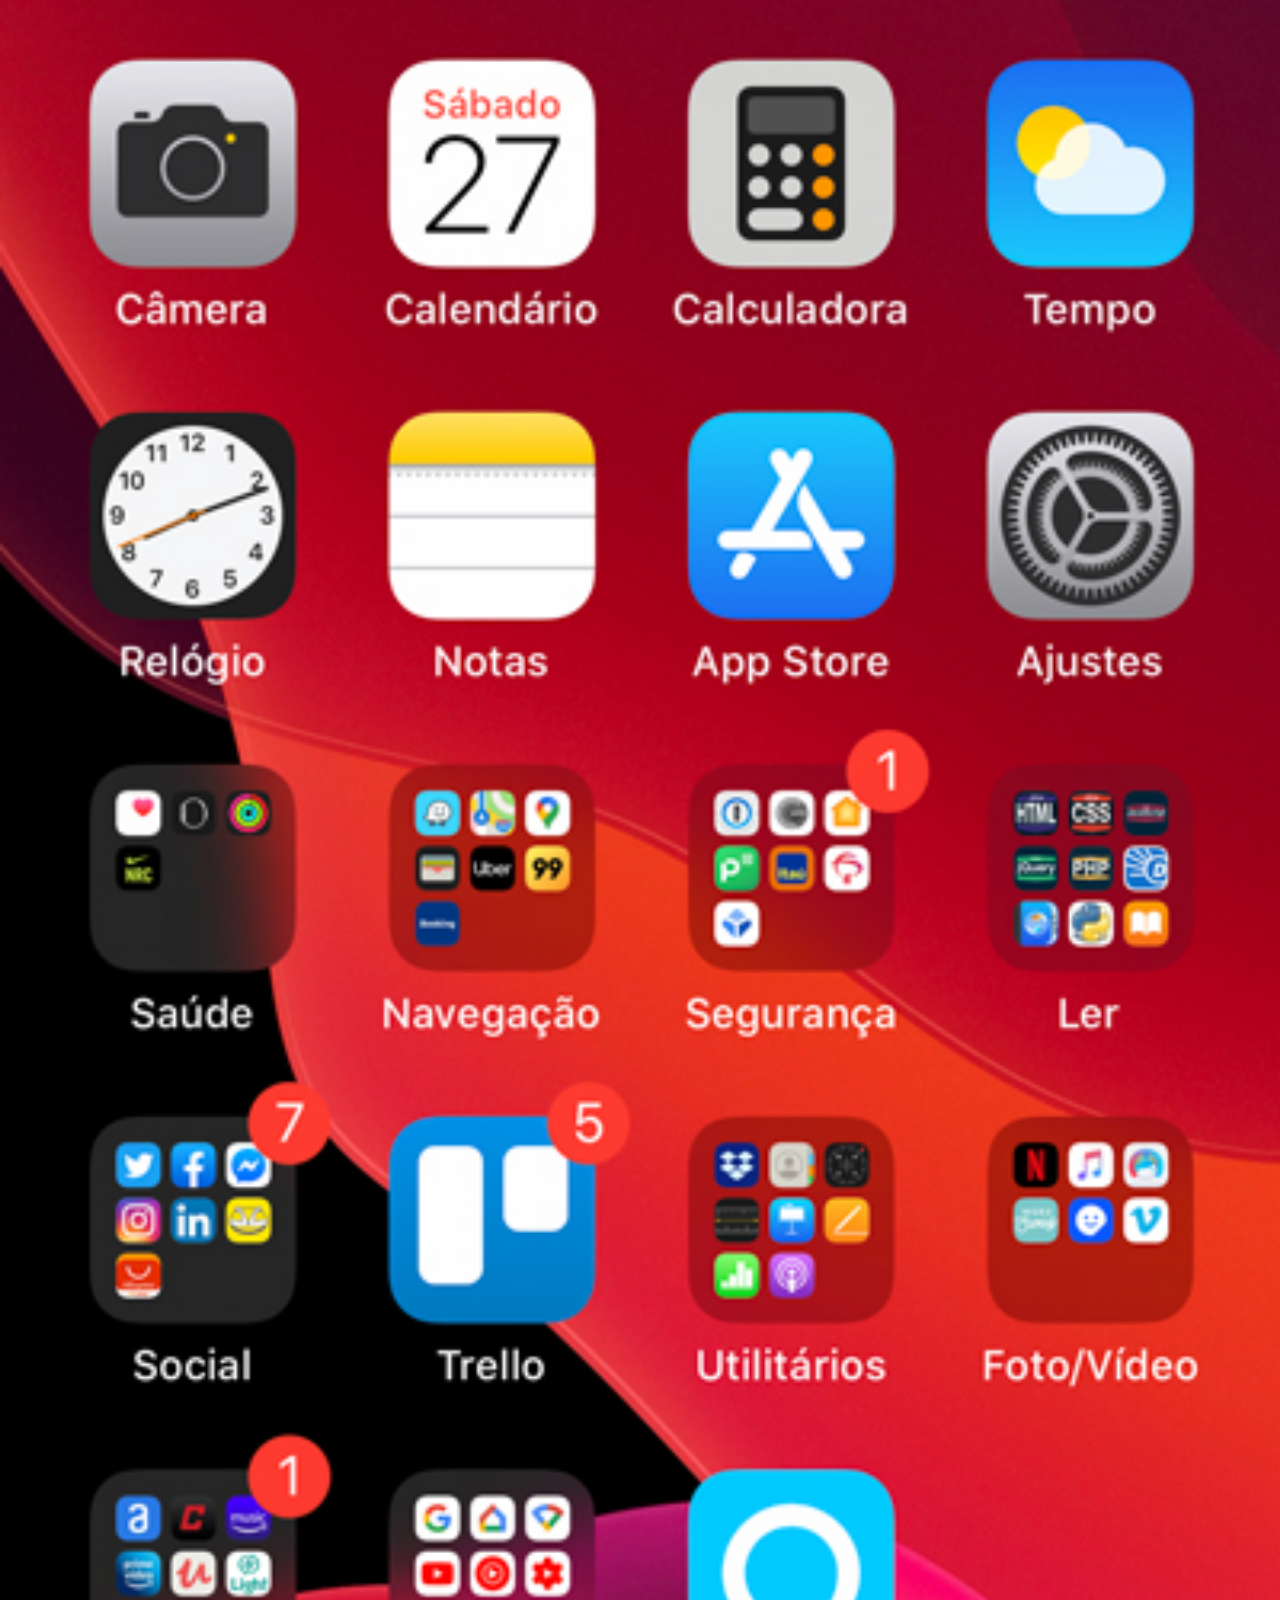
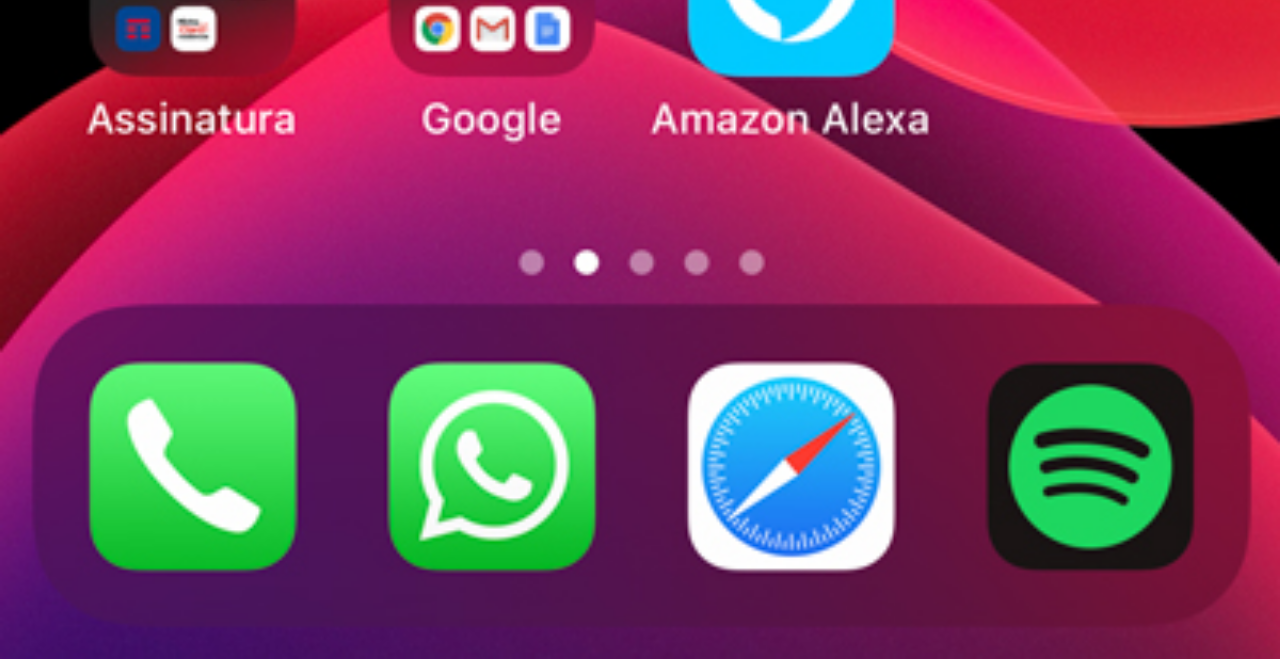
<file: home.html>
<!DOCTYPE html>
<html lang="pt-br">
<head>
    <meta charset="UTF-8">
    <meta name="viewport" content="width=device-width, initial-scale=1.0">
    <title>Home</title>
    <style>
        * {
            margin: 0px;
            padding: 0px;
            font-family: Arial, Helvetica, sans-serif;
        }

        ::-webkit-scrollbar {
            width: 0;
            height: 0;
            
        }

        img {
            width: 100vw;
            
        }

        
    </style>
</head>
<body>
    <img src="imagens/tela-home.jpg" alt="Home">
</body>
</html>
</file>
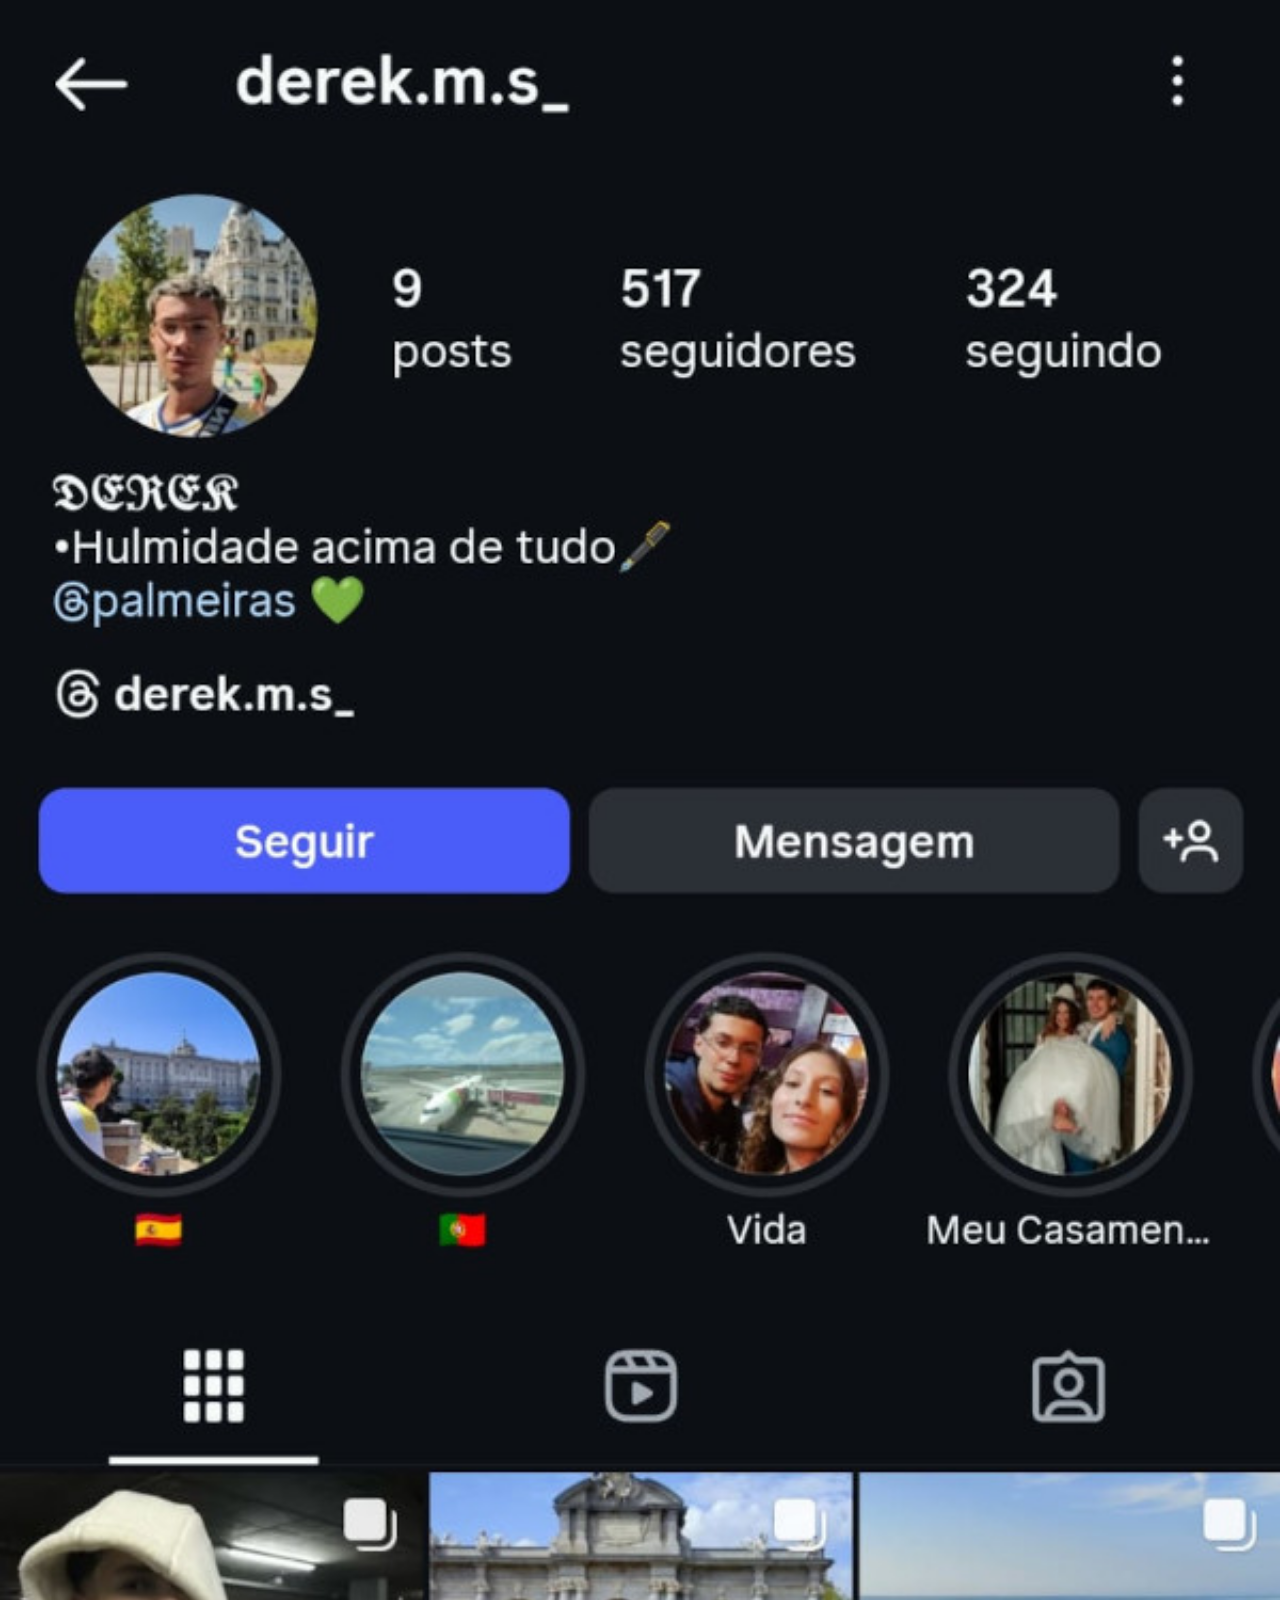
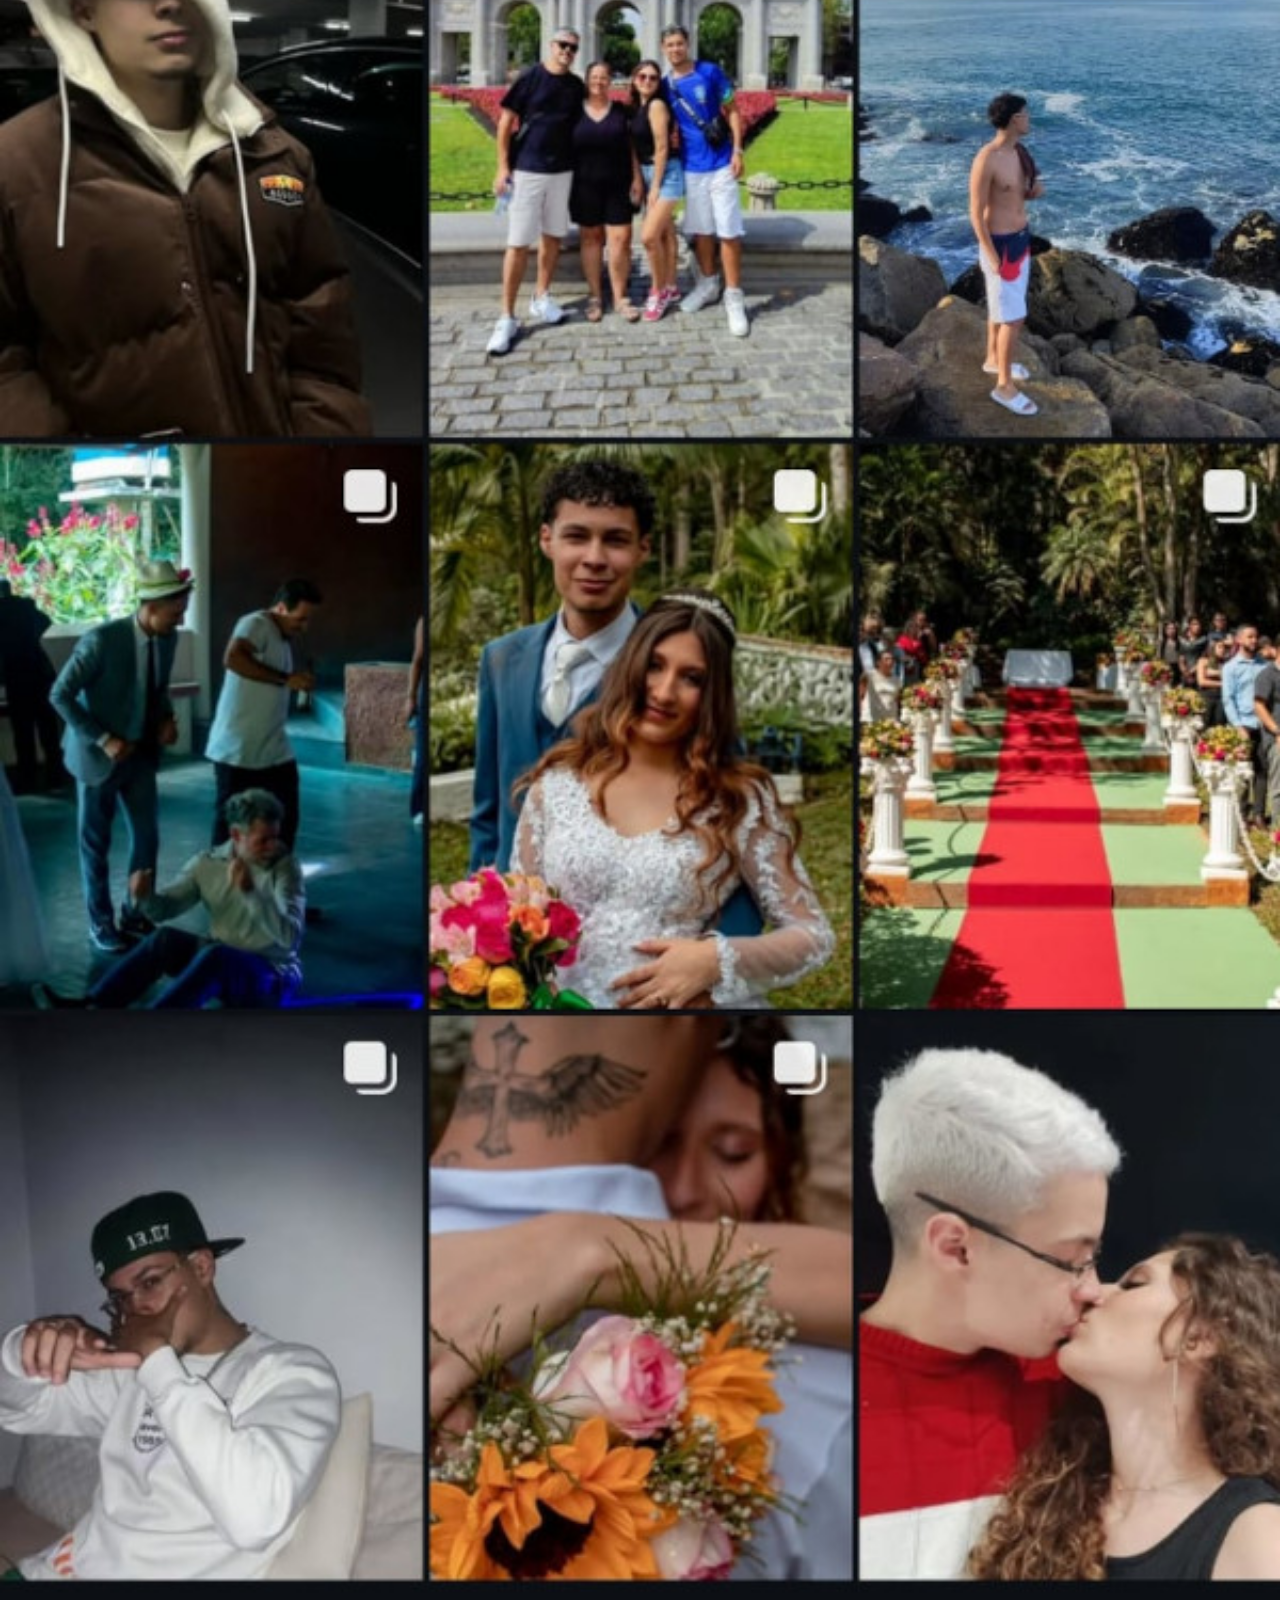
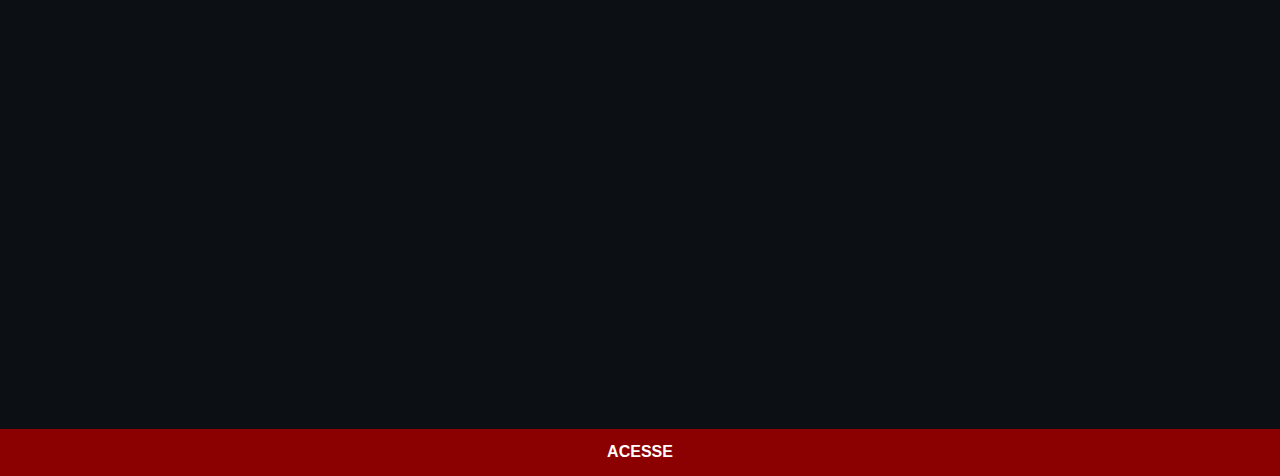
<file: instagram.html>
<!DOCTYPE html>
<html lang="pt-br">
<head>
    <meta charset="UTF-8">
    <meta name="viewport" content="width=device-width, initial-scale=1.0">
    <title>Instagram</title>
   <link rel="stylesheet" href="social.css">
</head>
<body>
    <img src="imagens/instagram-derek.jpg" alt="Instagram">
    <a href="https://www.instagram.com/derek.m.s_/" target="_blank">ACESSE</a>
</body>
</html>
</file>
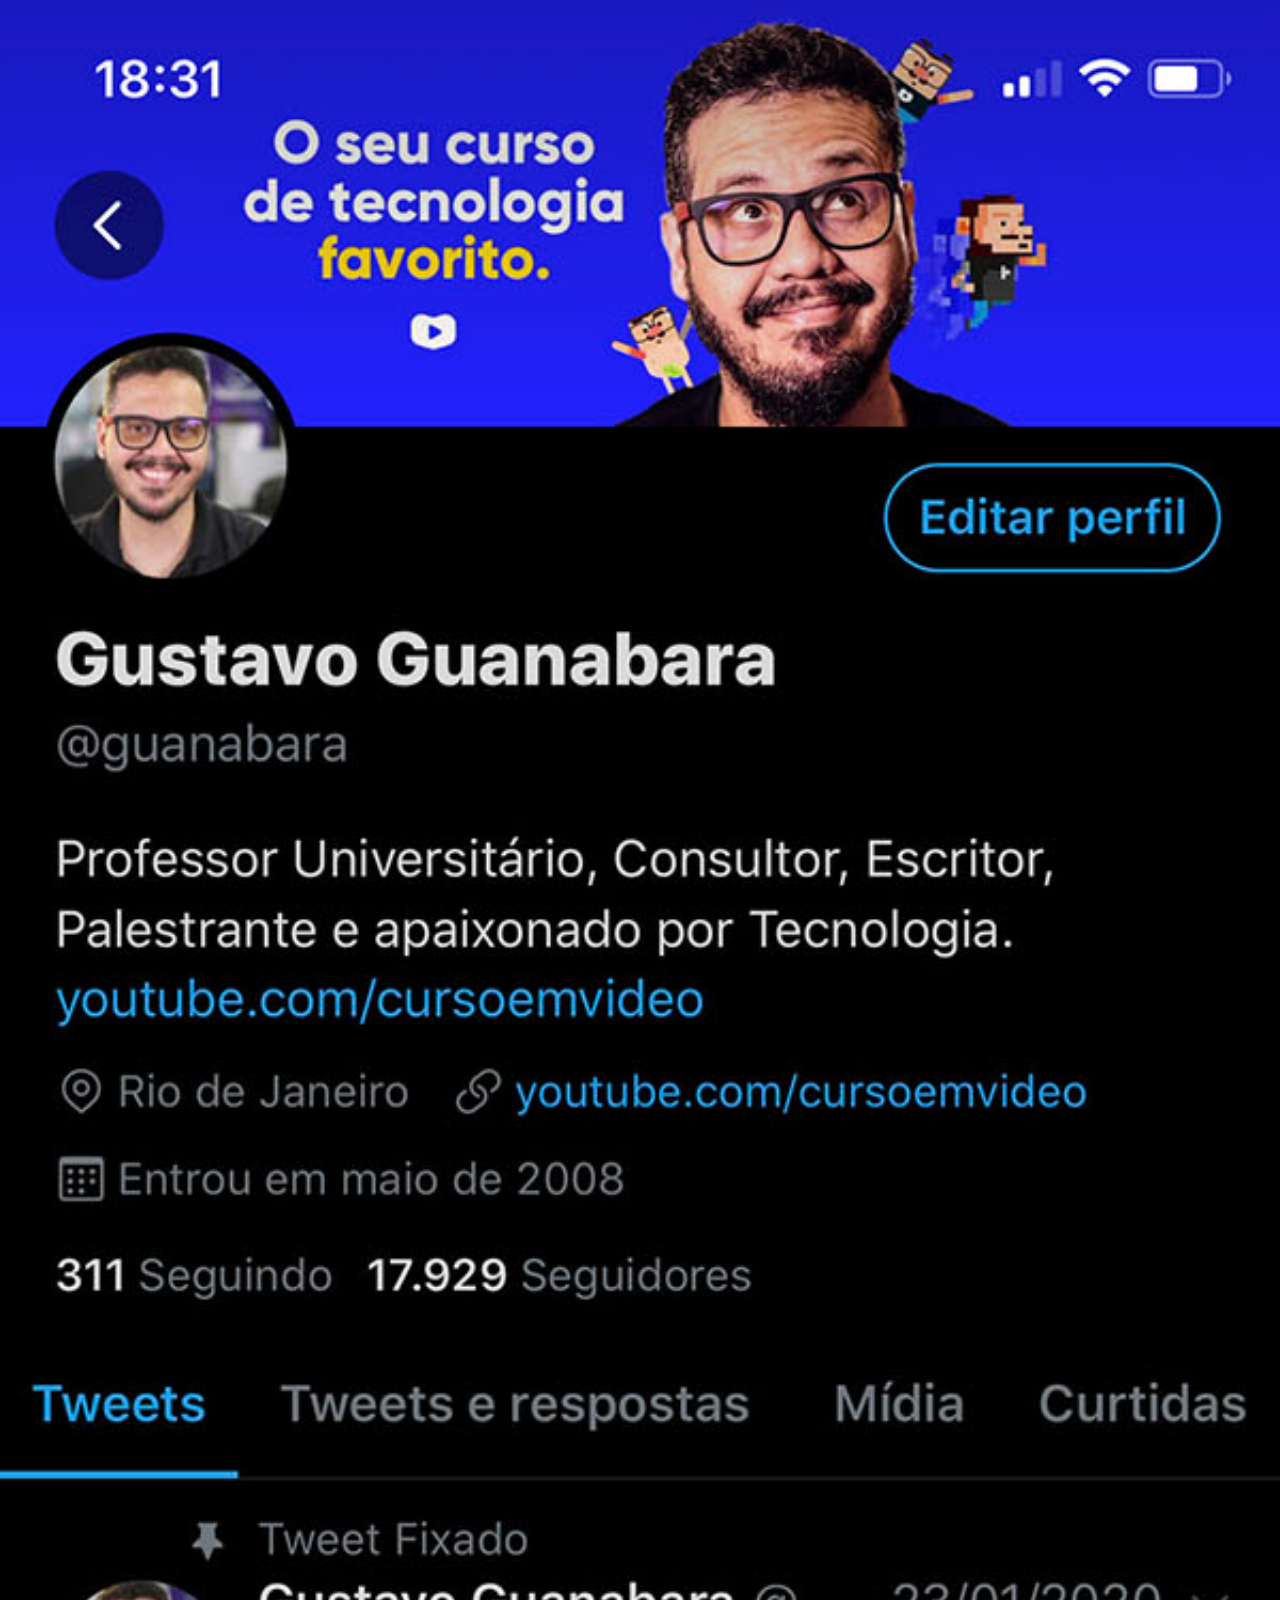
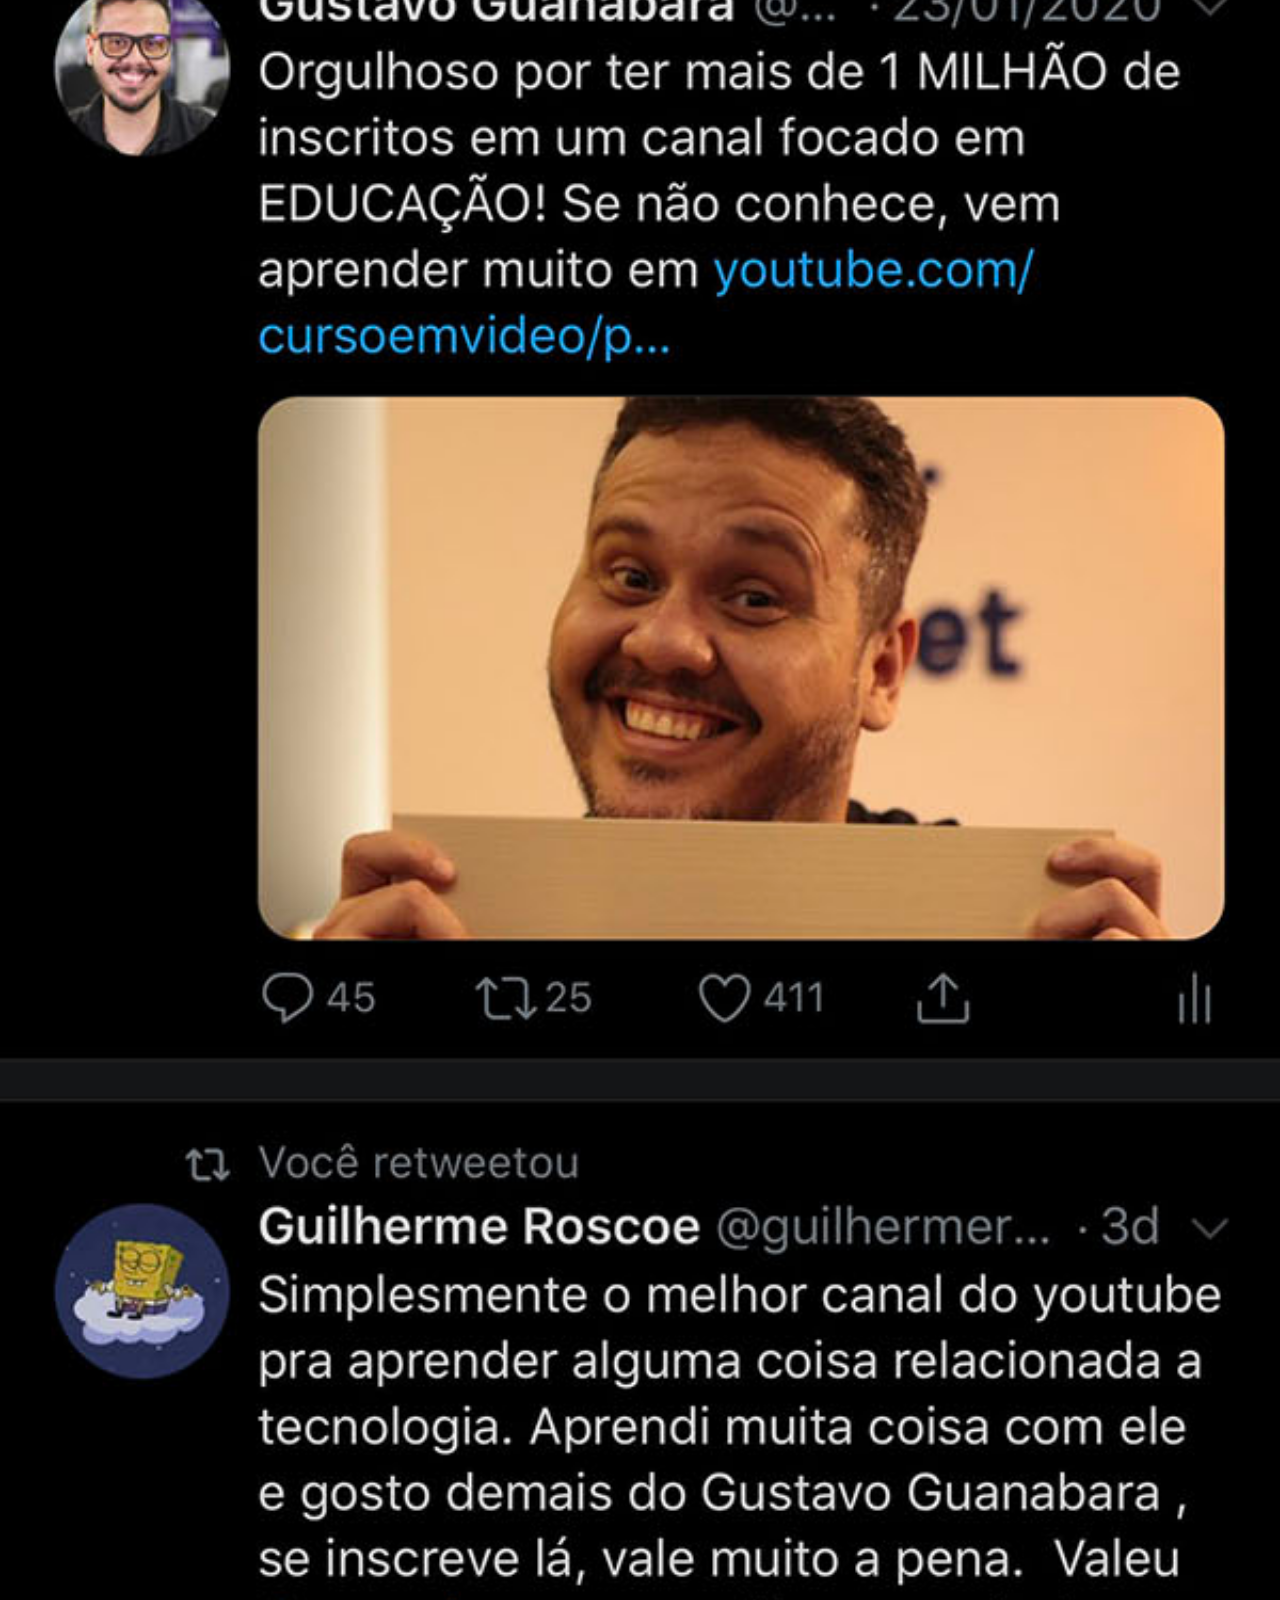
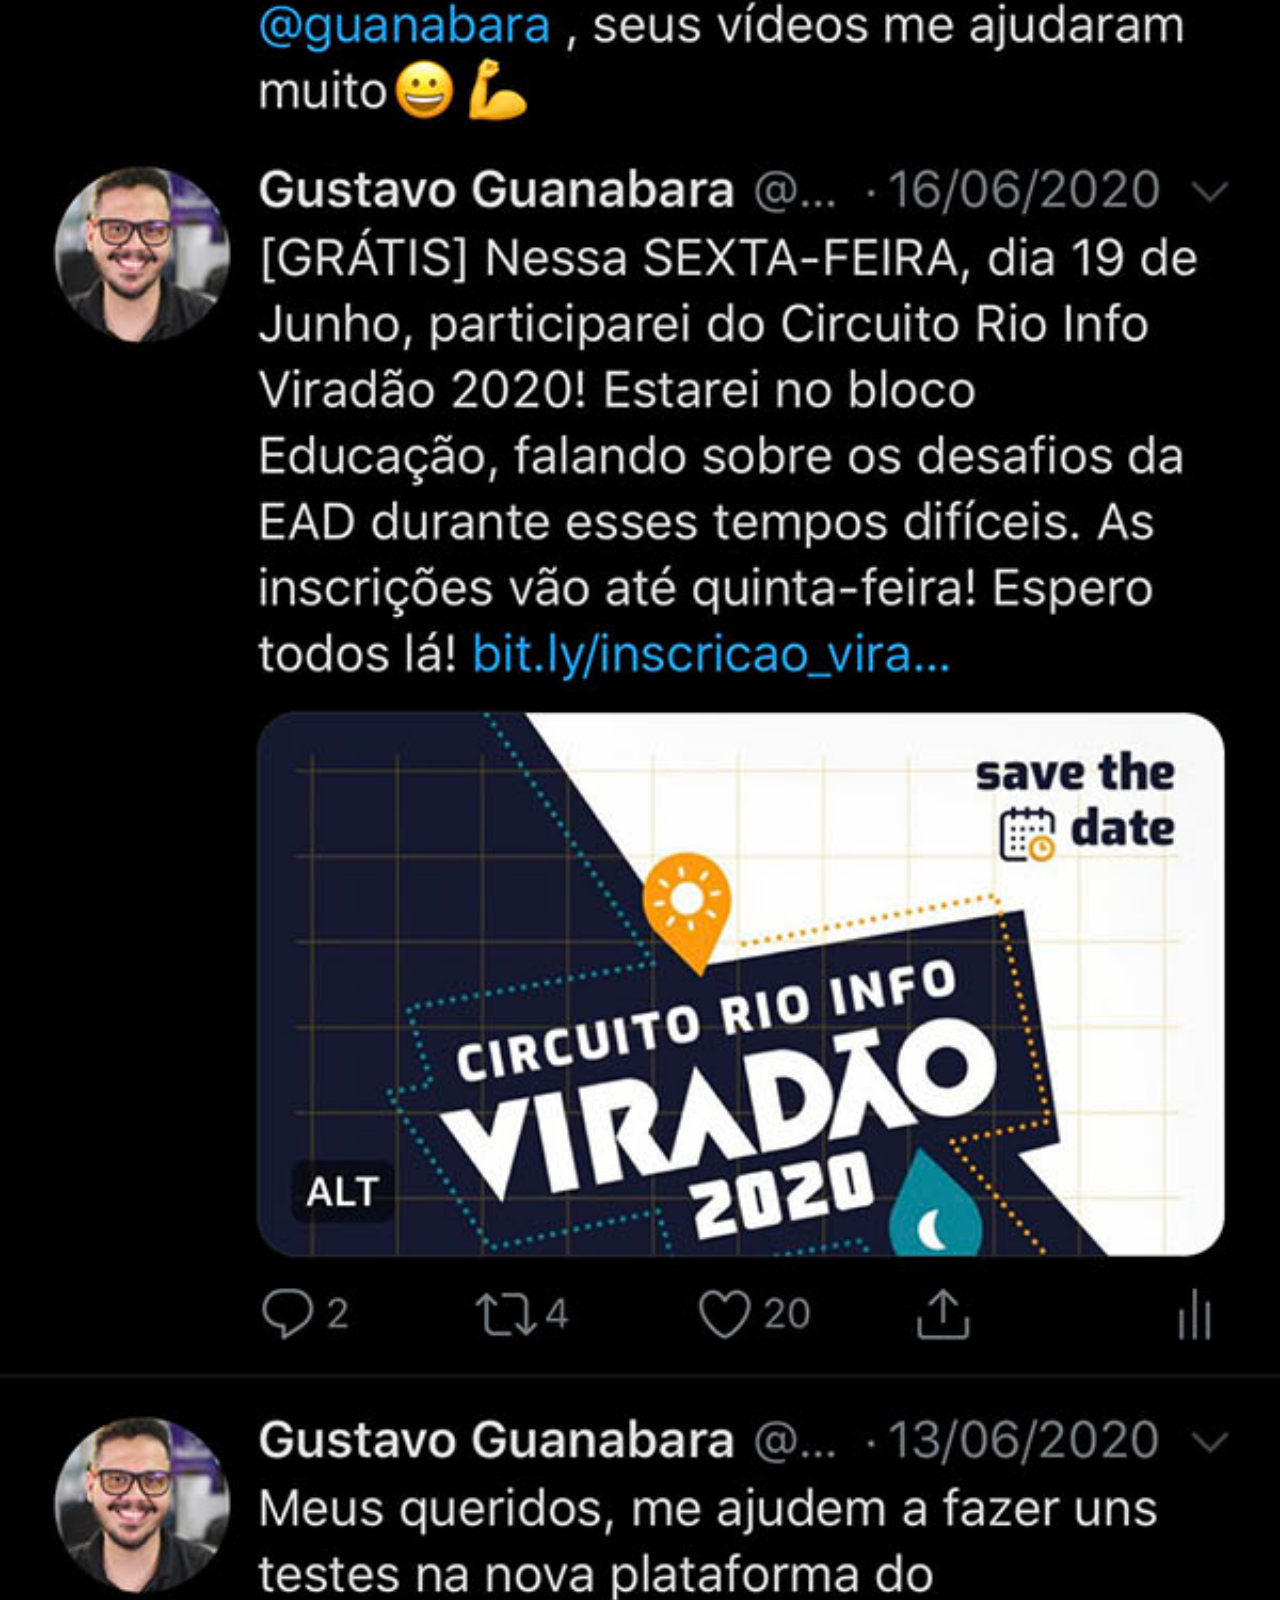
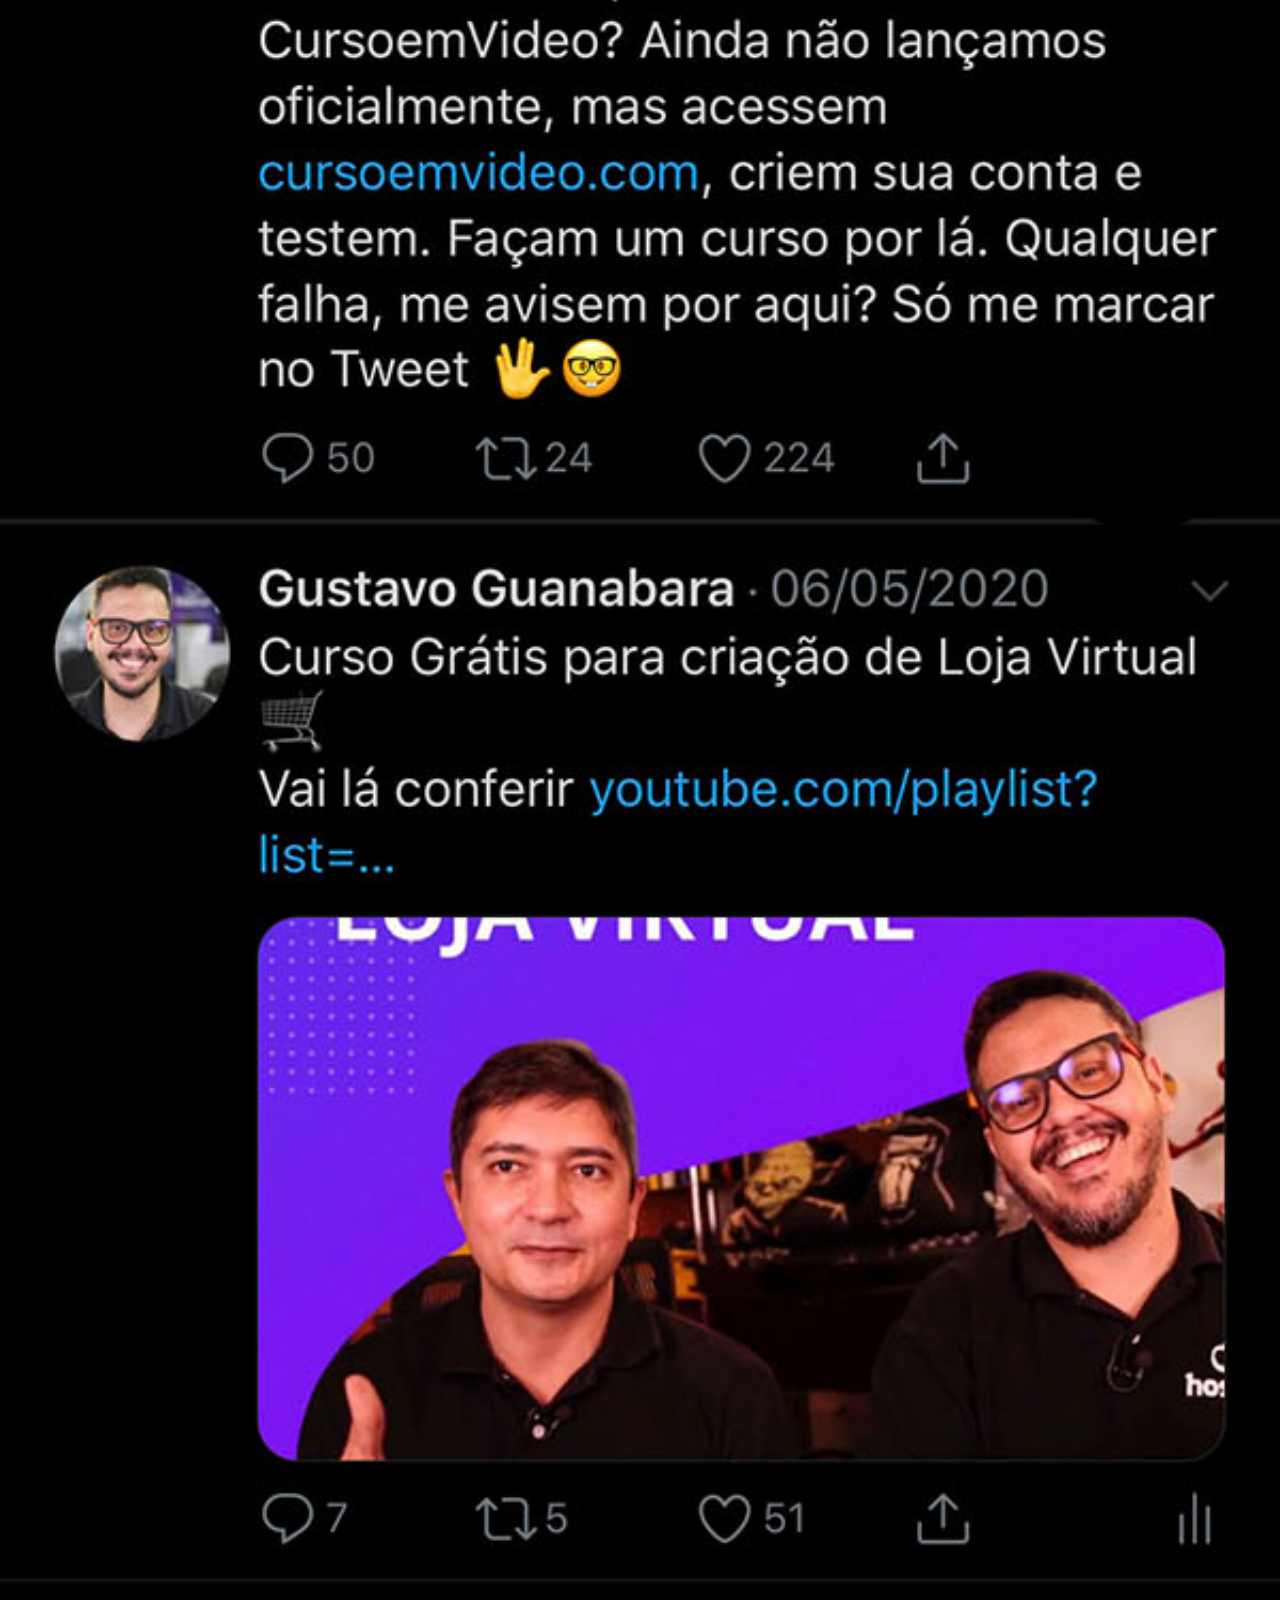
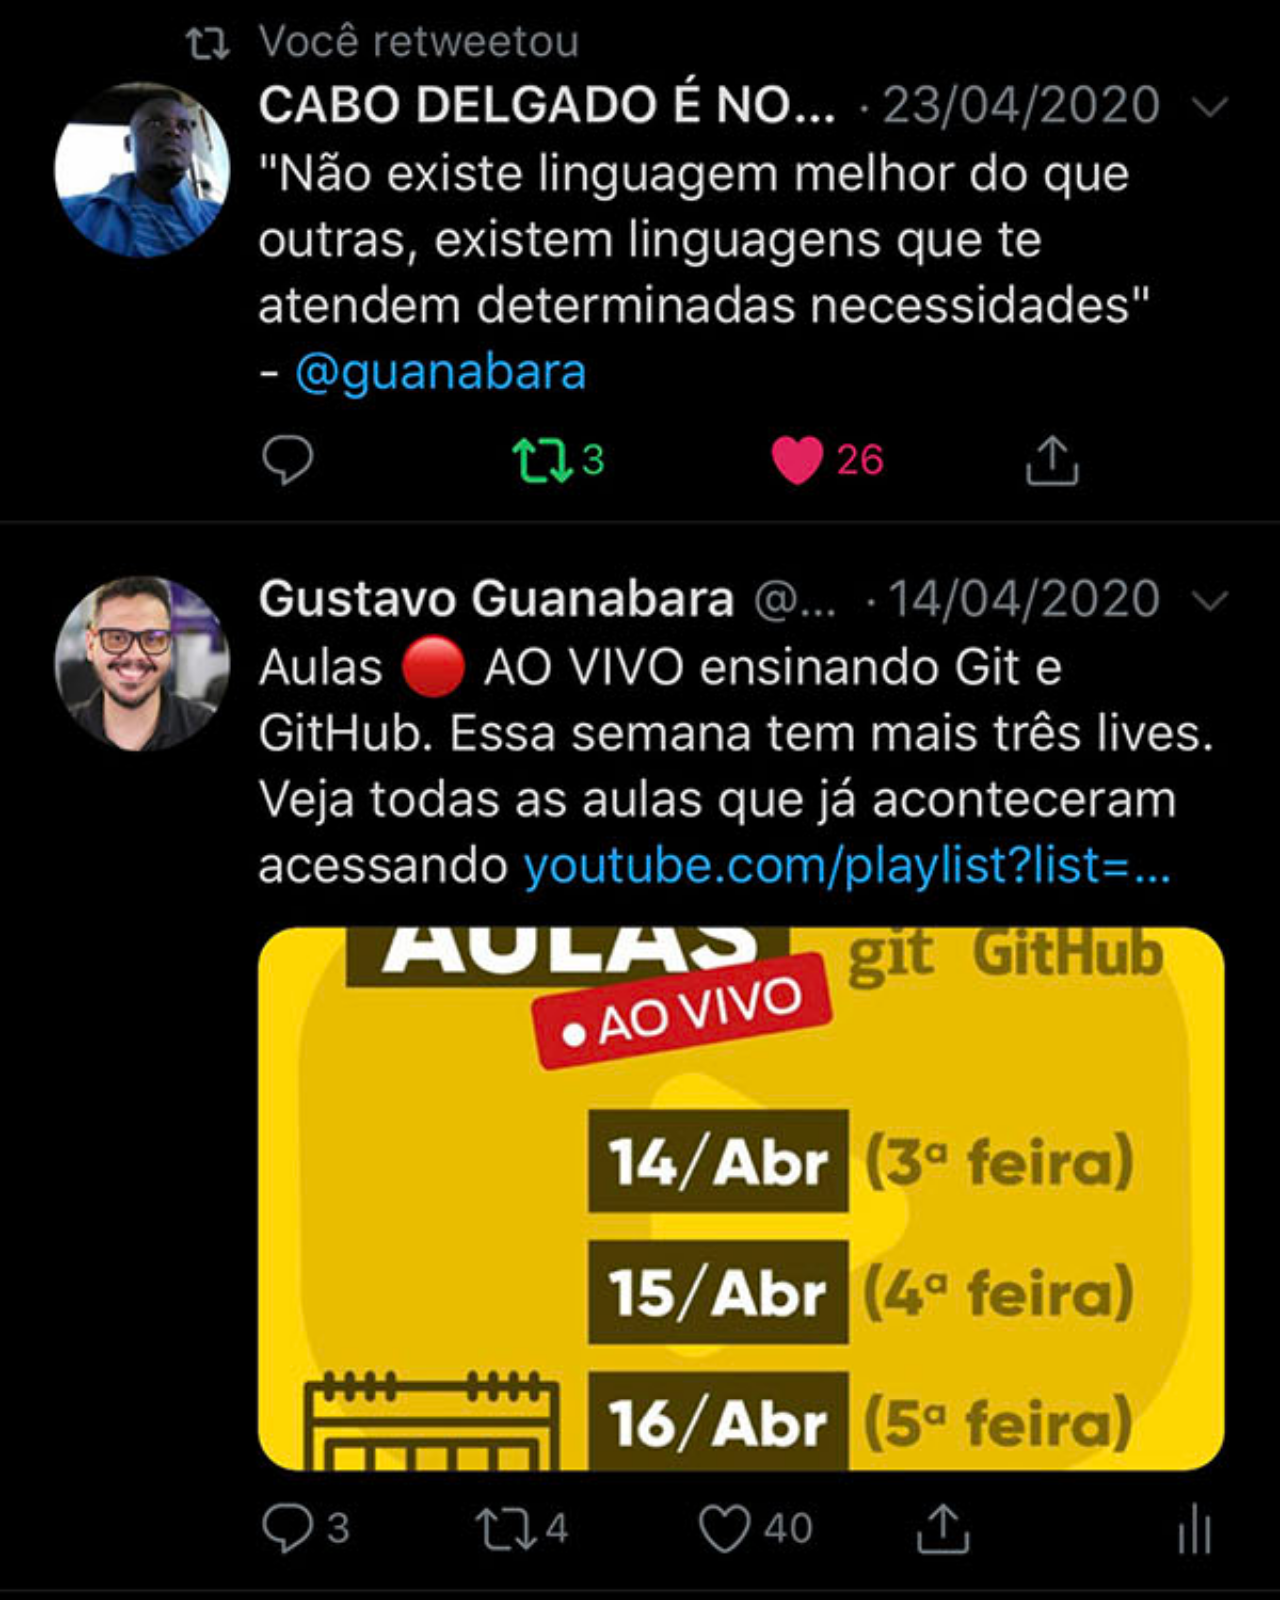
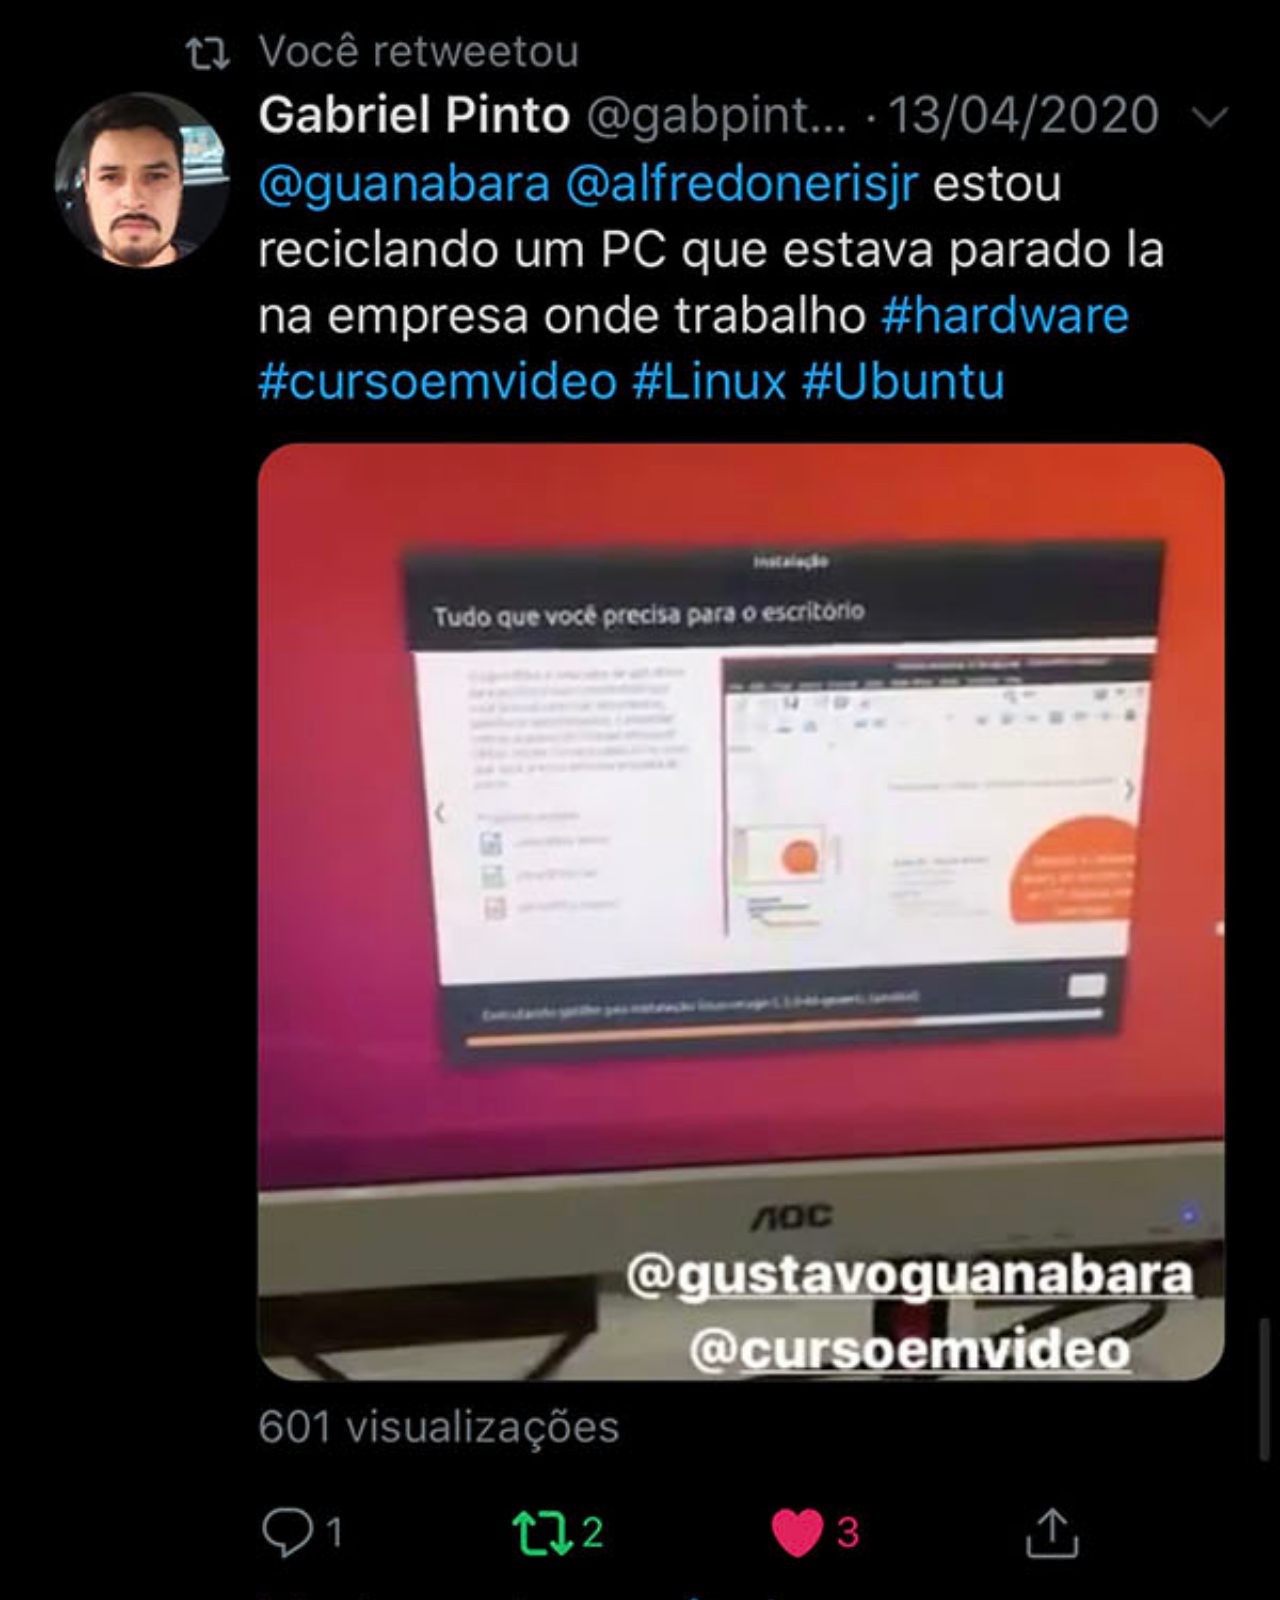
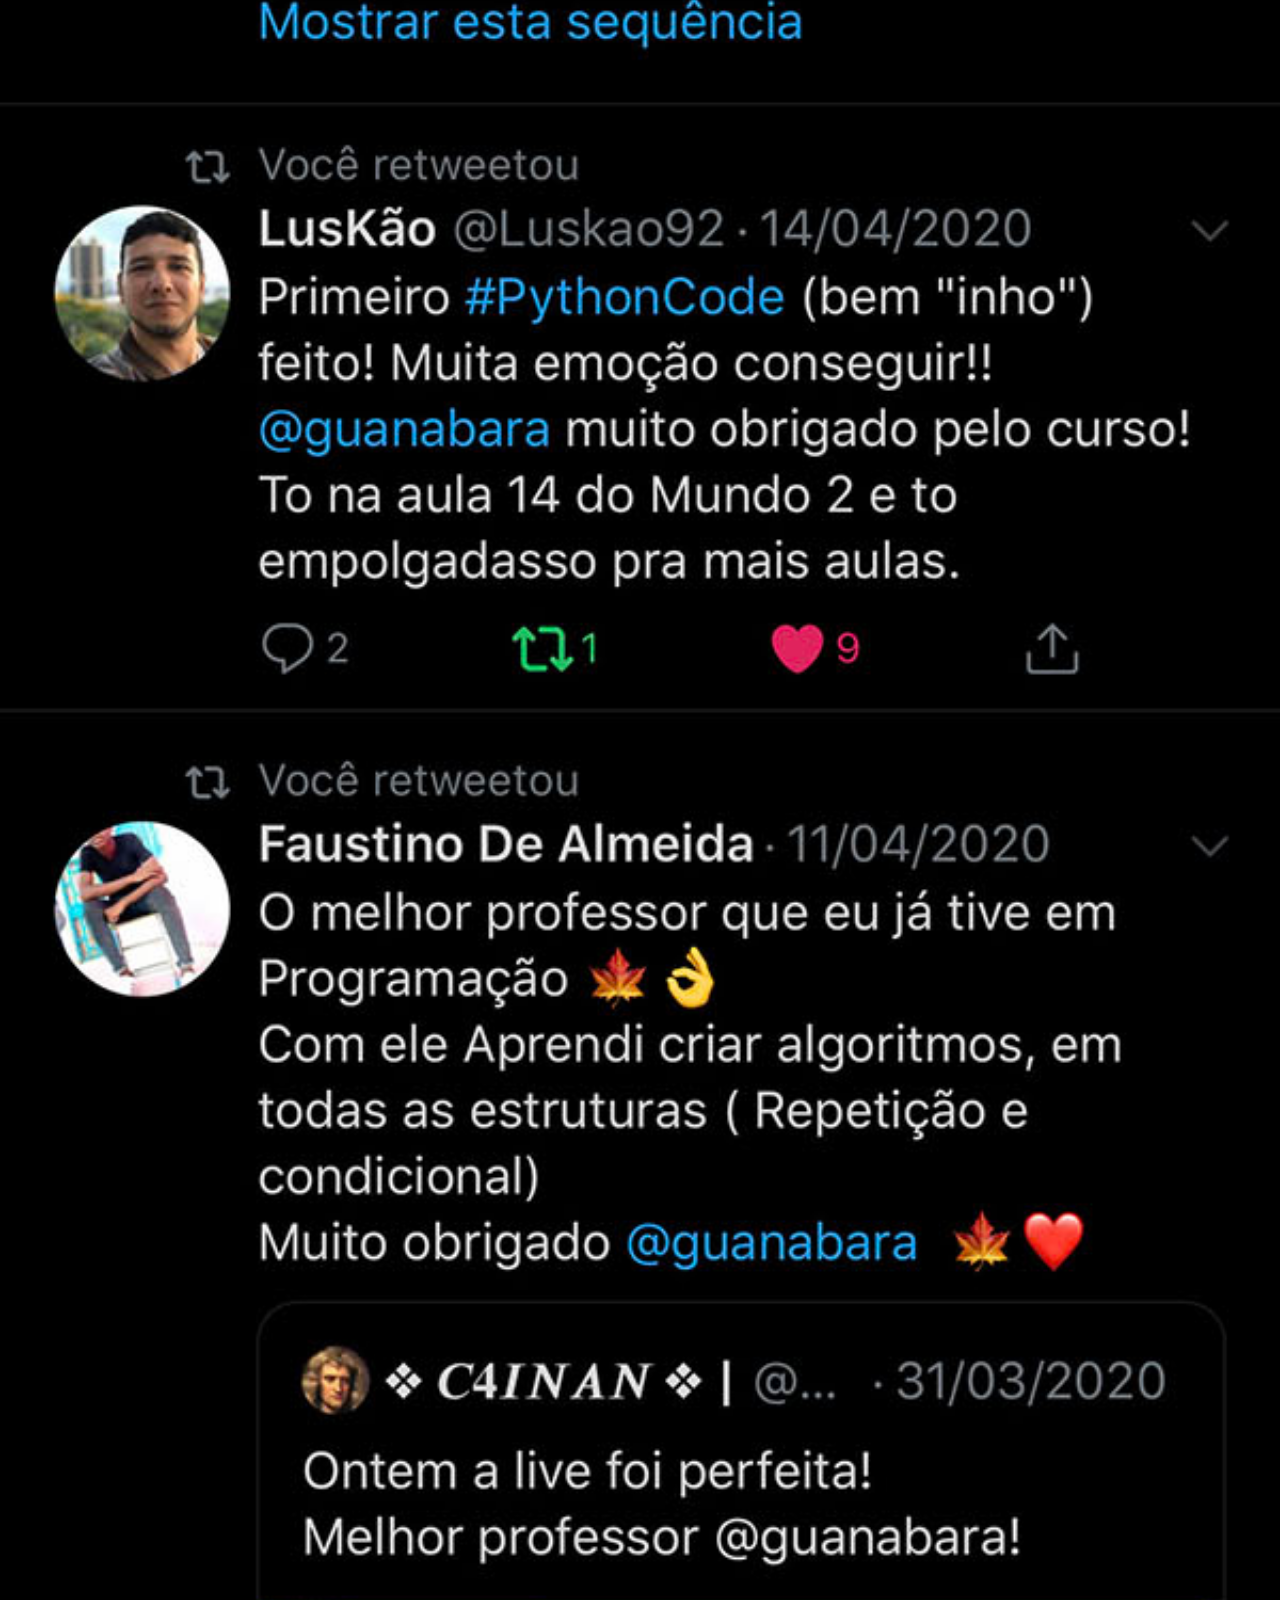
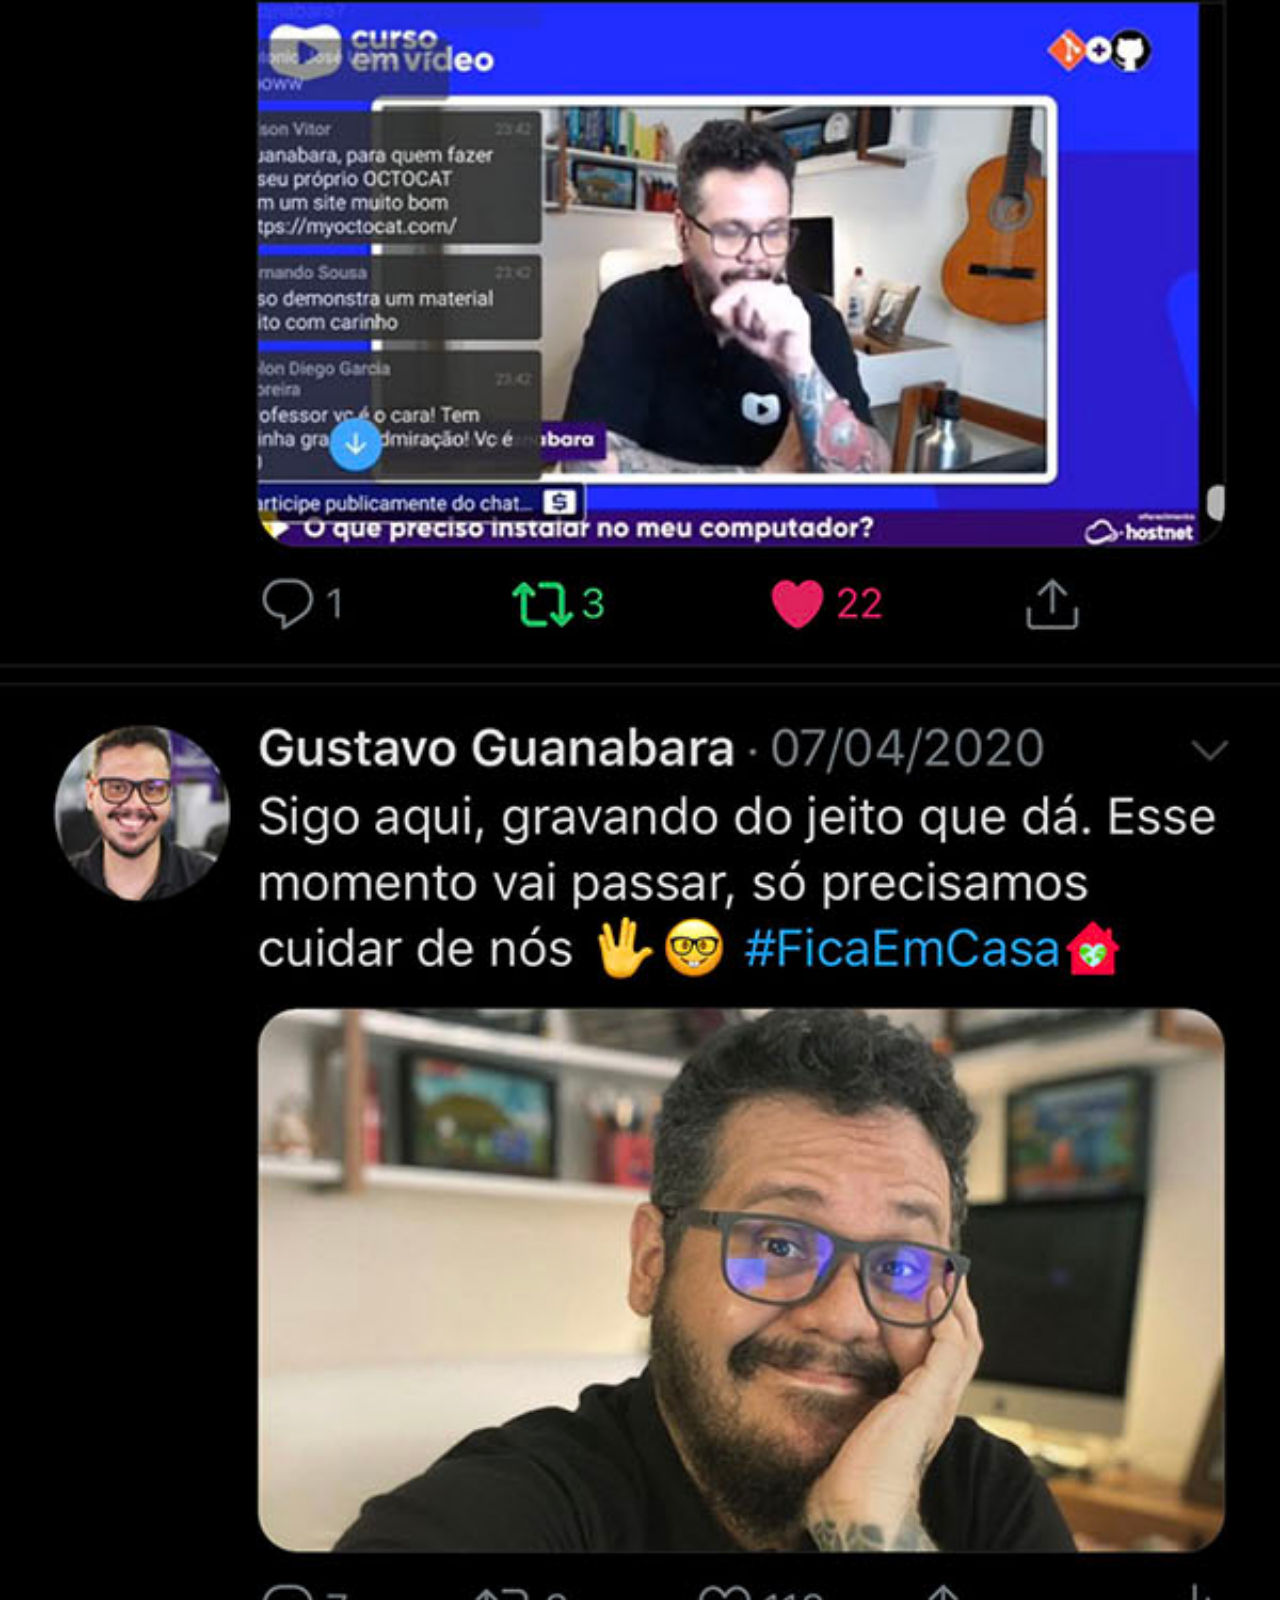
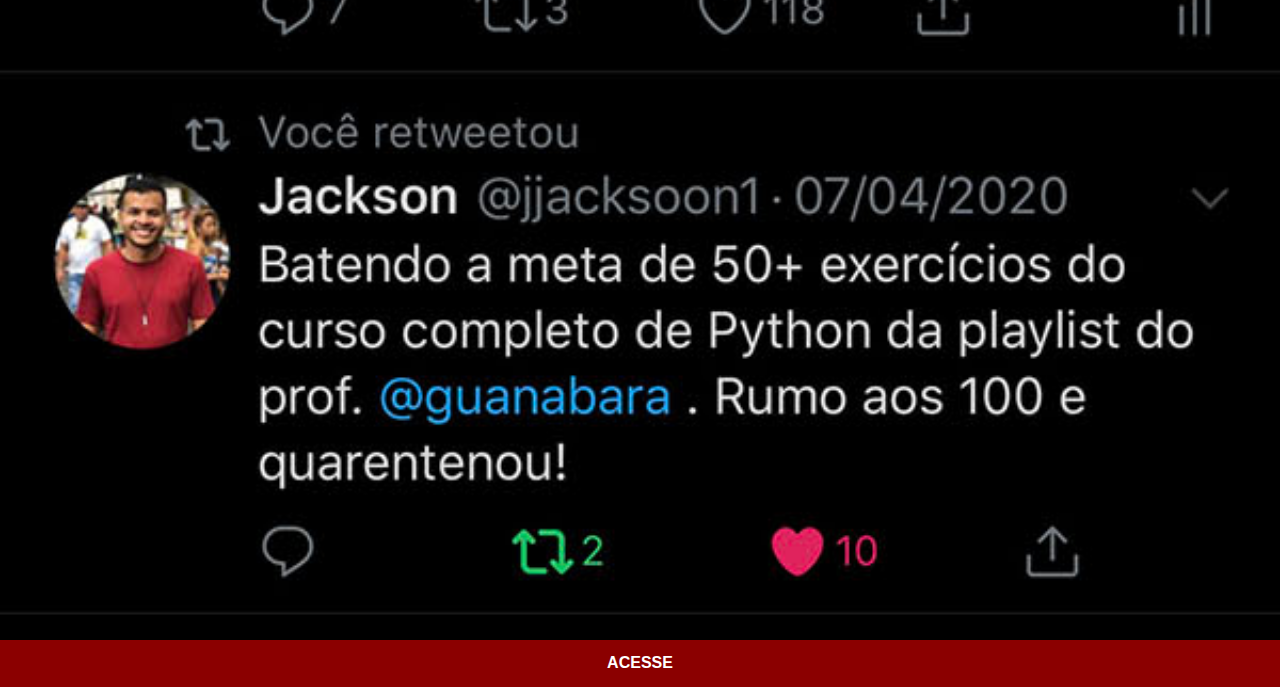
<file: twitter.html>
<!DOCTYPE html>
<html lang="pt-br">
<head>
    <meta charset="UTF-8">
    <meta name="viewport" content="width=device-width, initial-scale=1.0">
    <title>Twitter</title>
   <link rel="stylesheet" href="social.css">
</head>
<body>
    <img src="imagens/tela-twitter.jpg" alt="Twitter">
    <a href="https://x.com/guanabara" target="_blank">ACESSE</a>
</body>
</html>
</file>
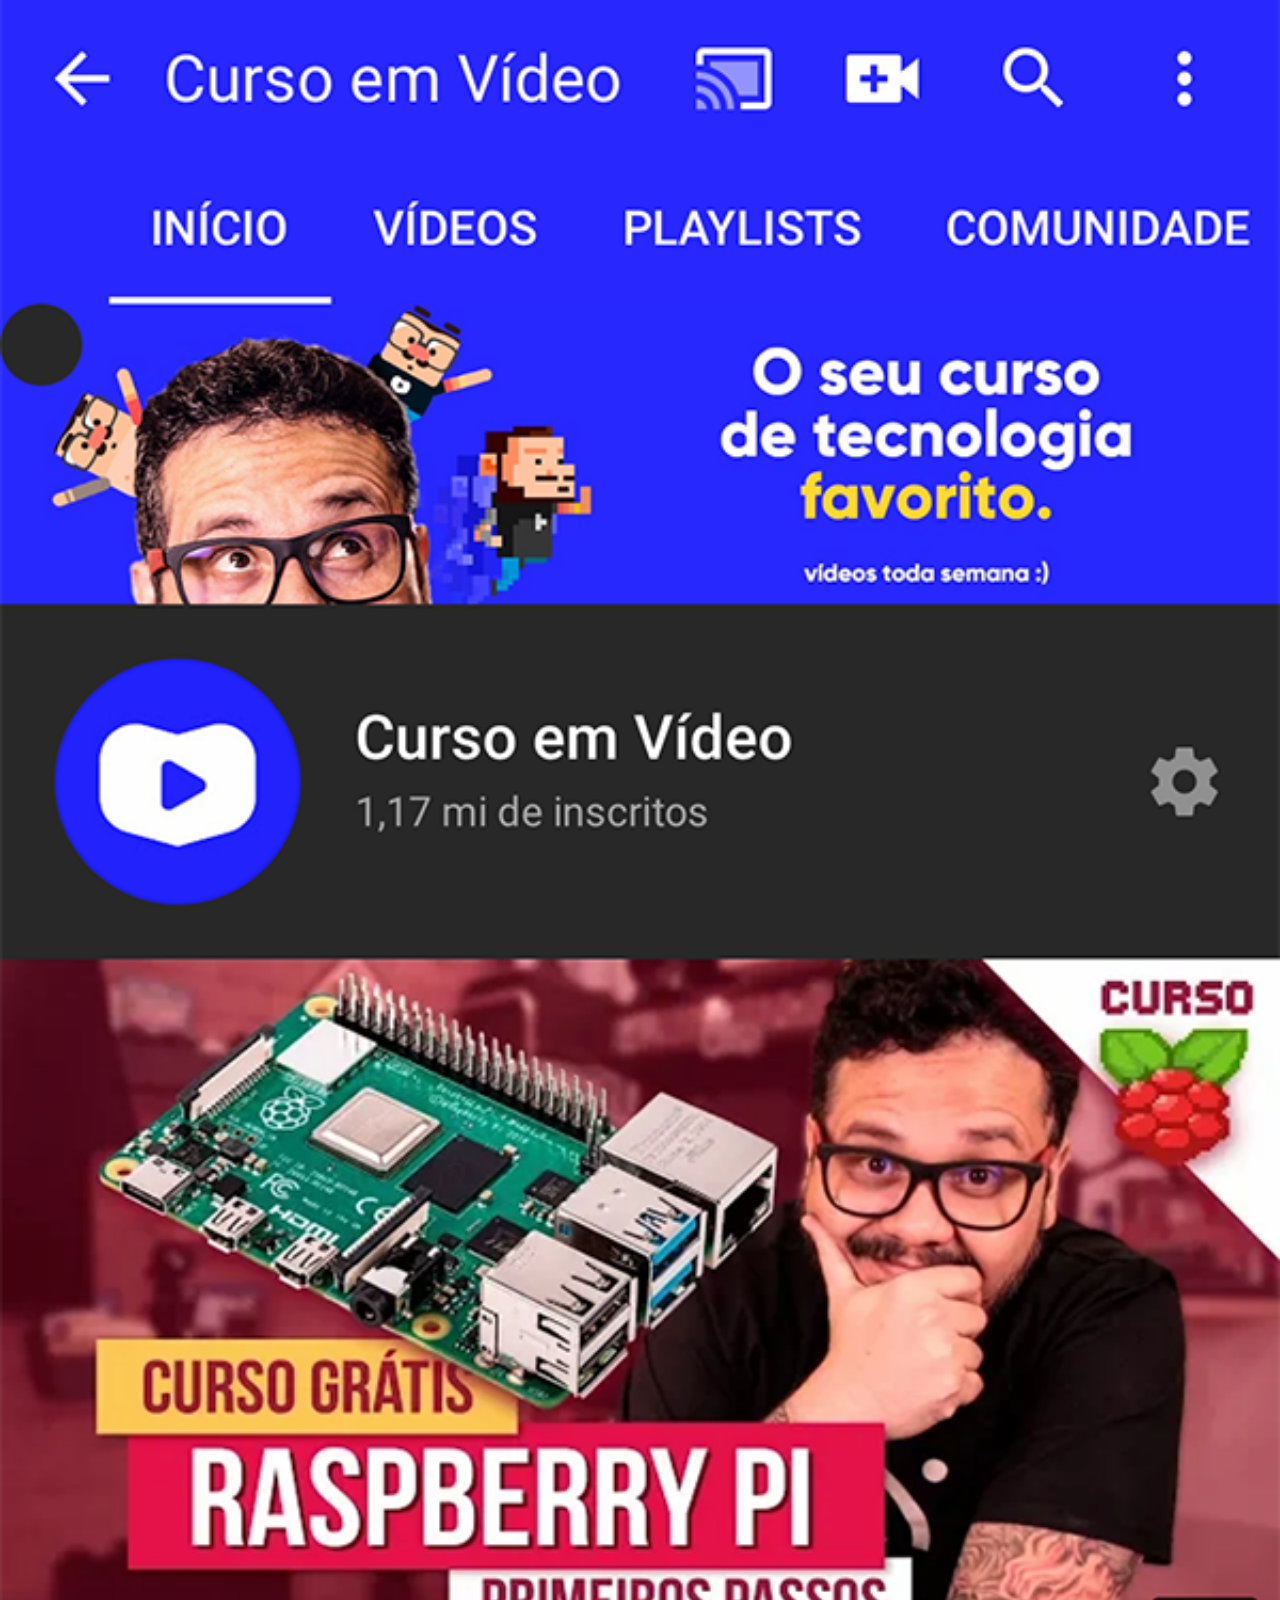
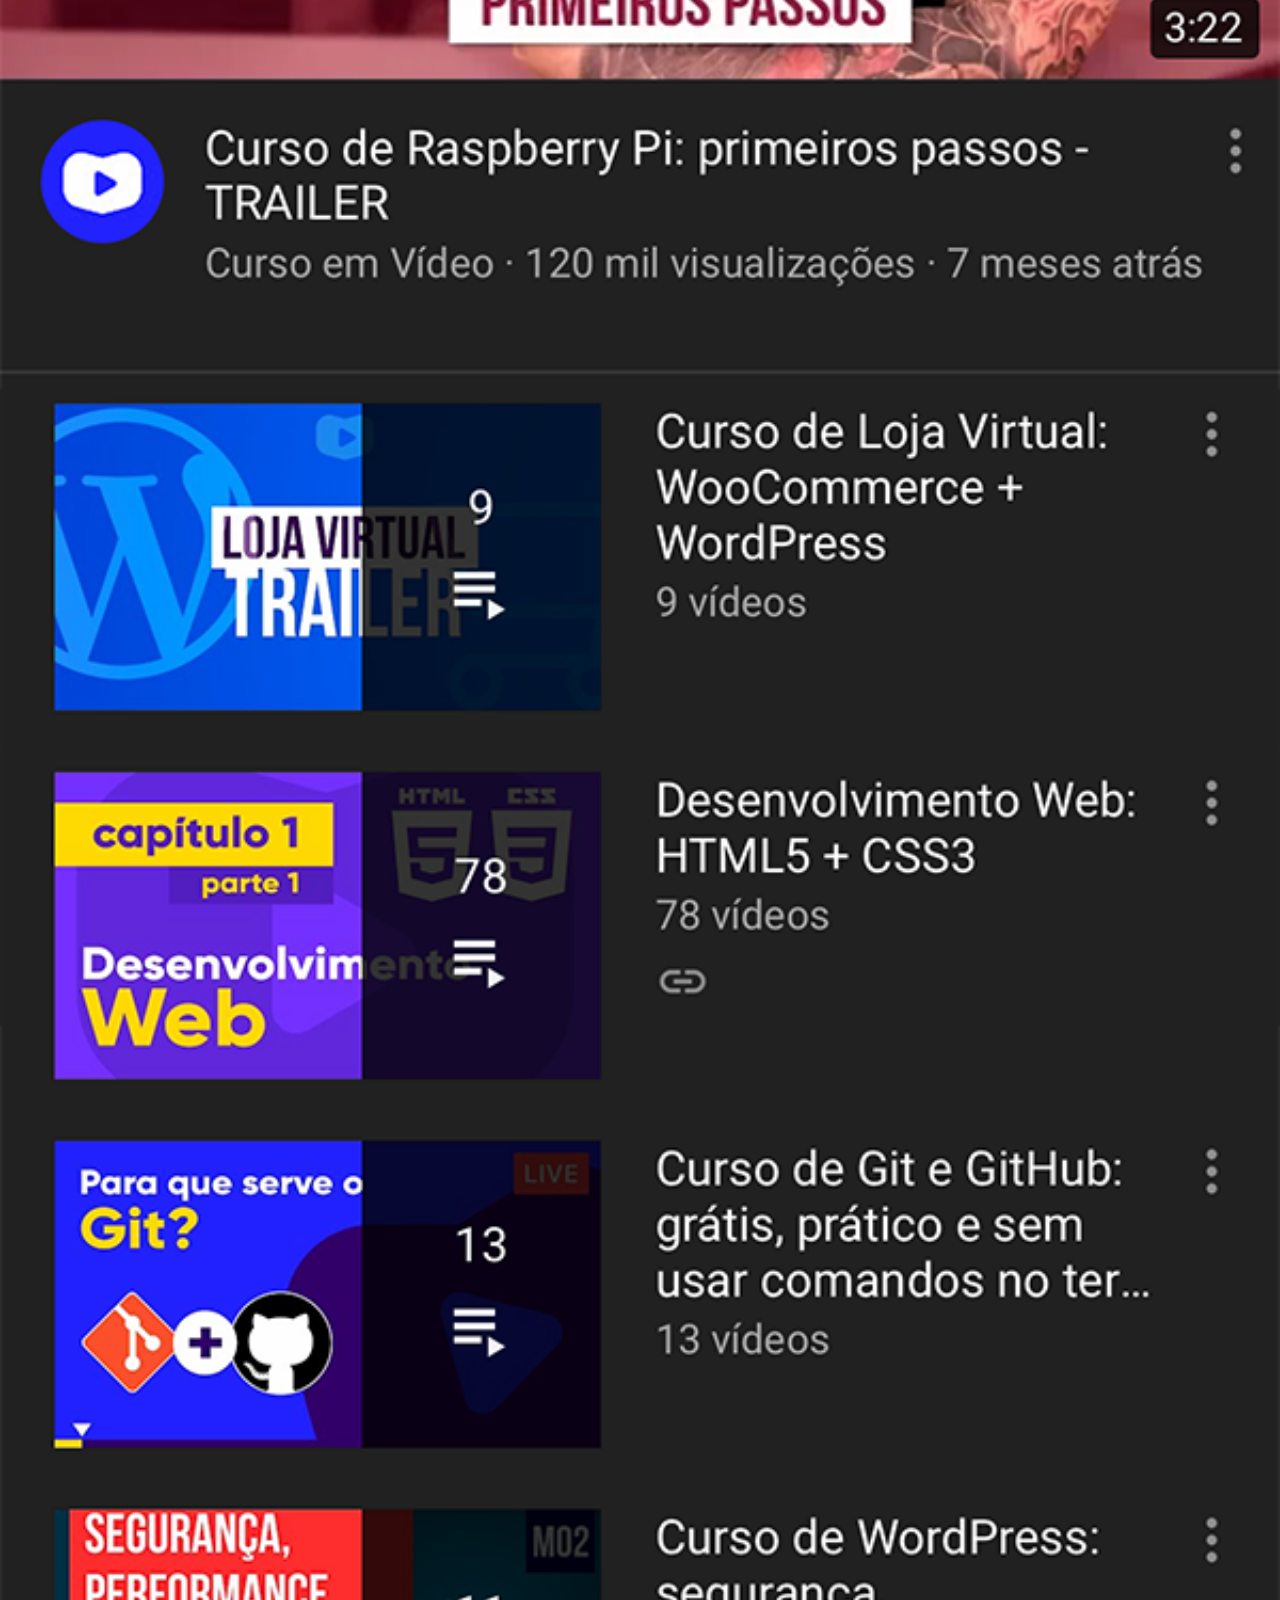
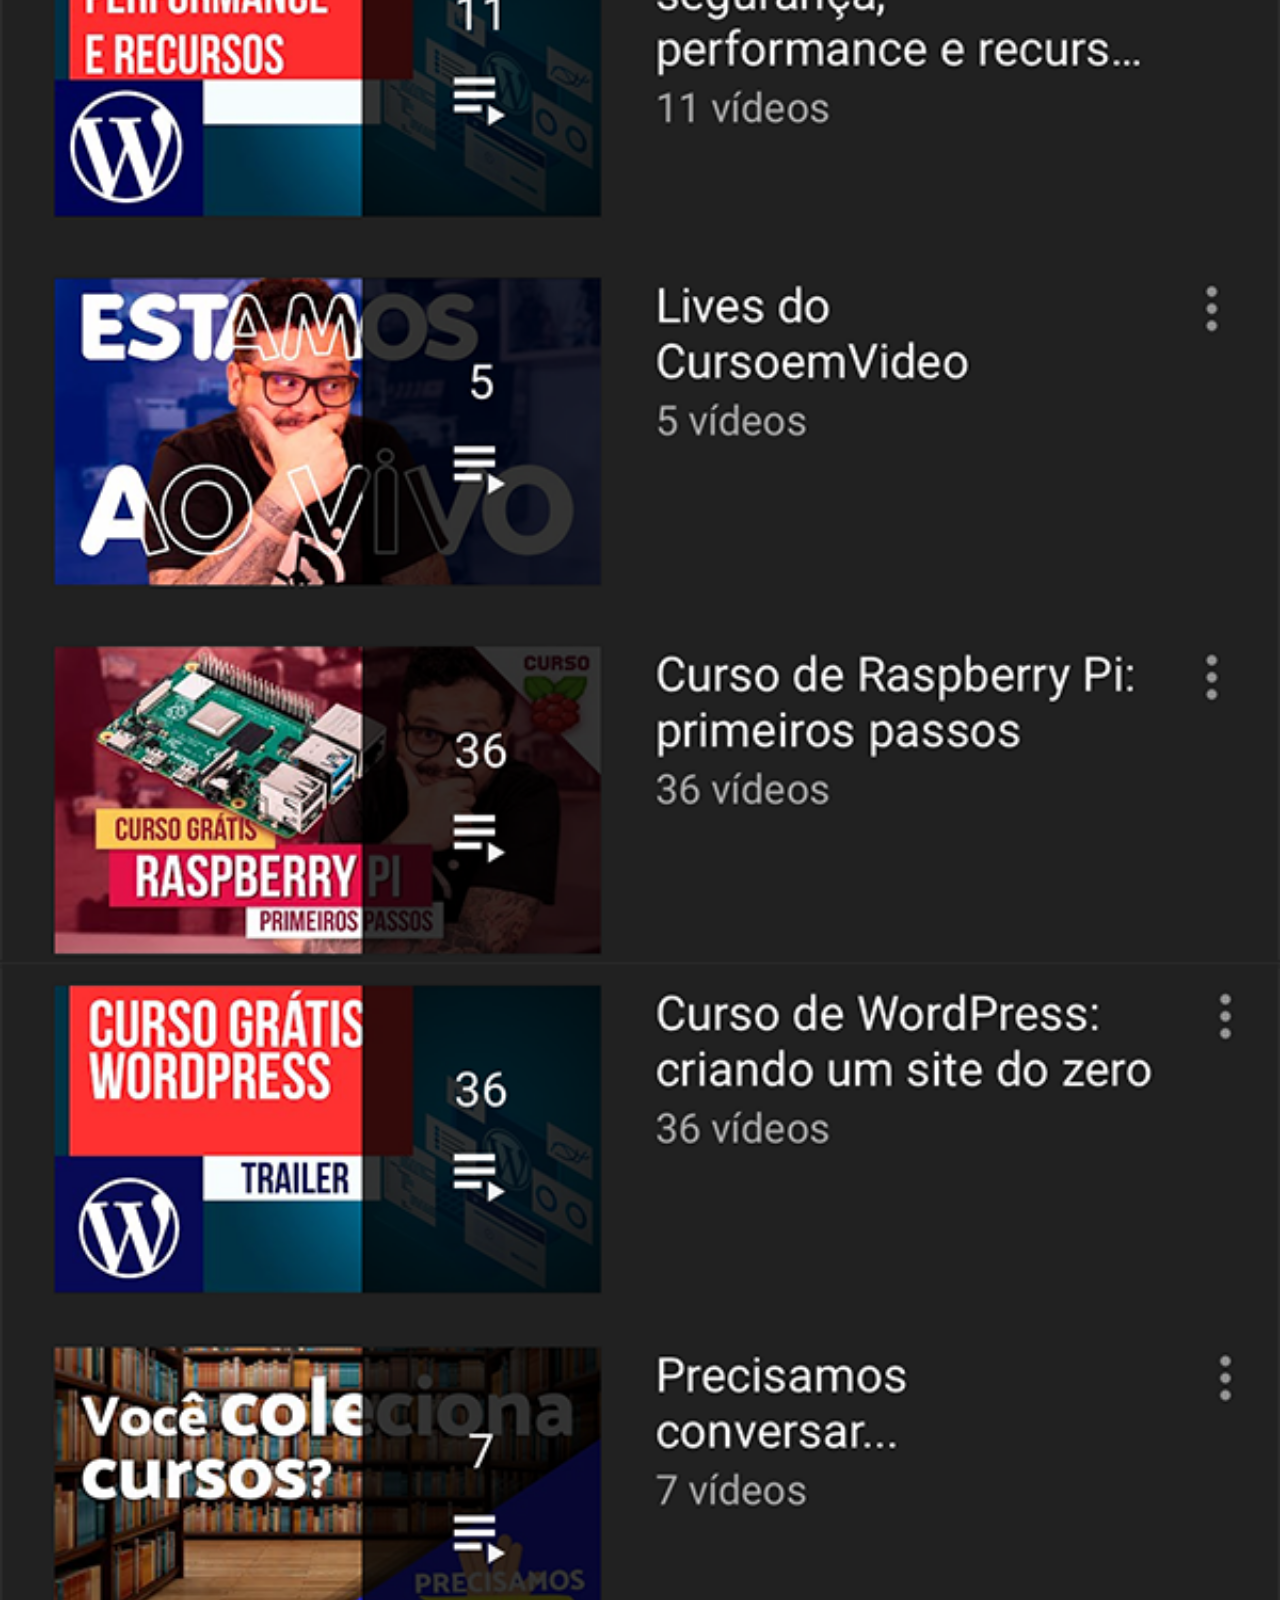
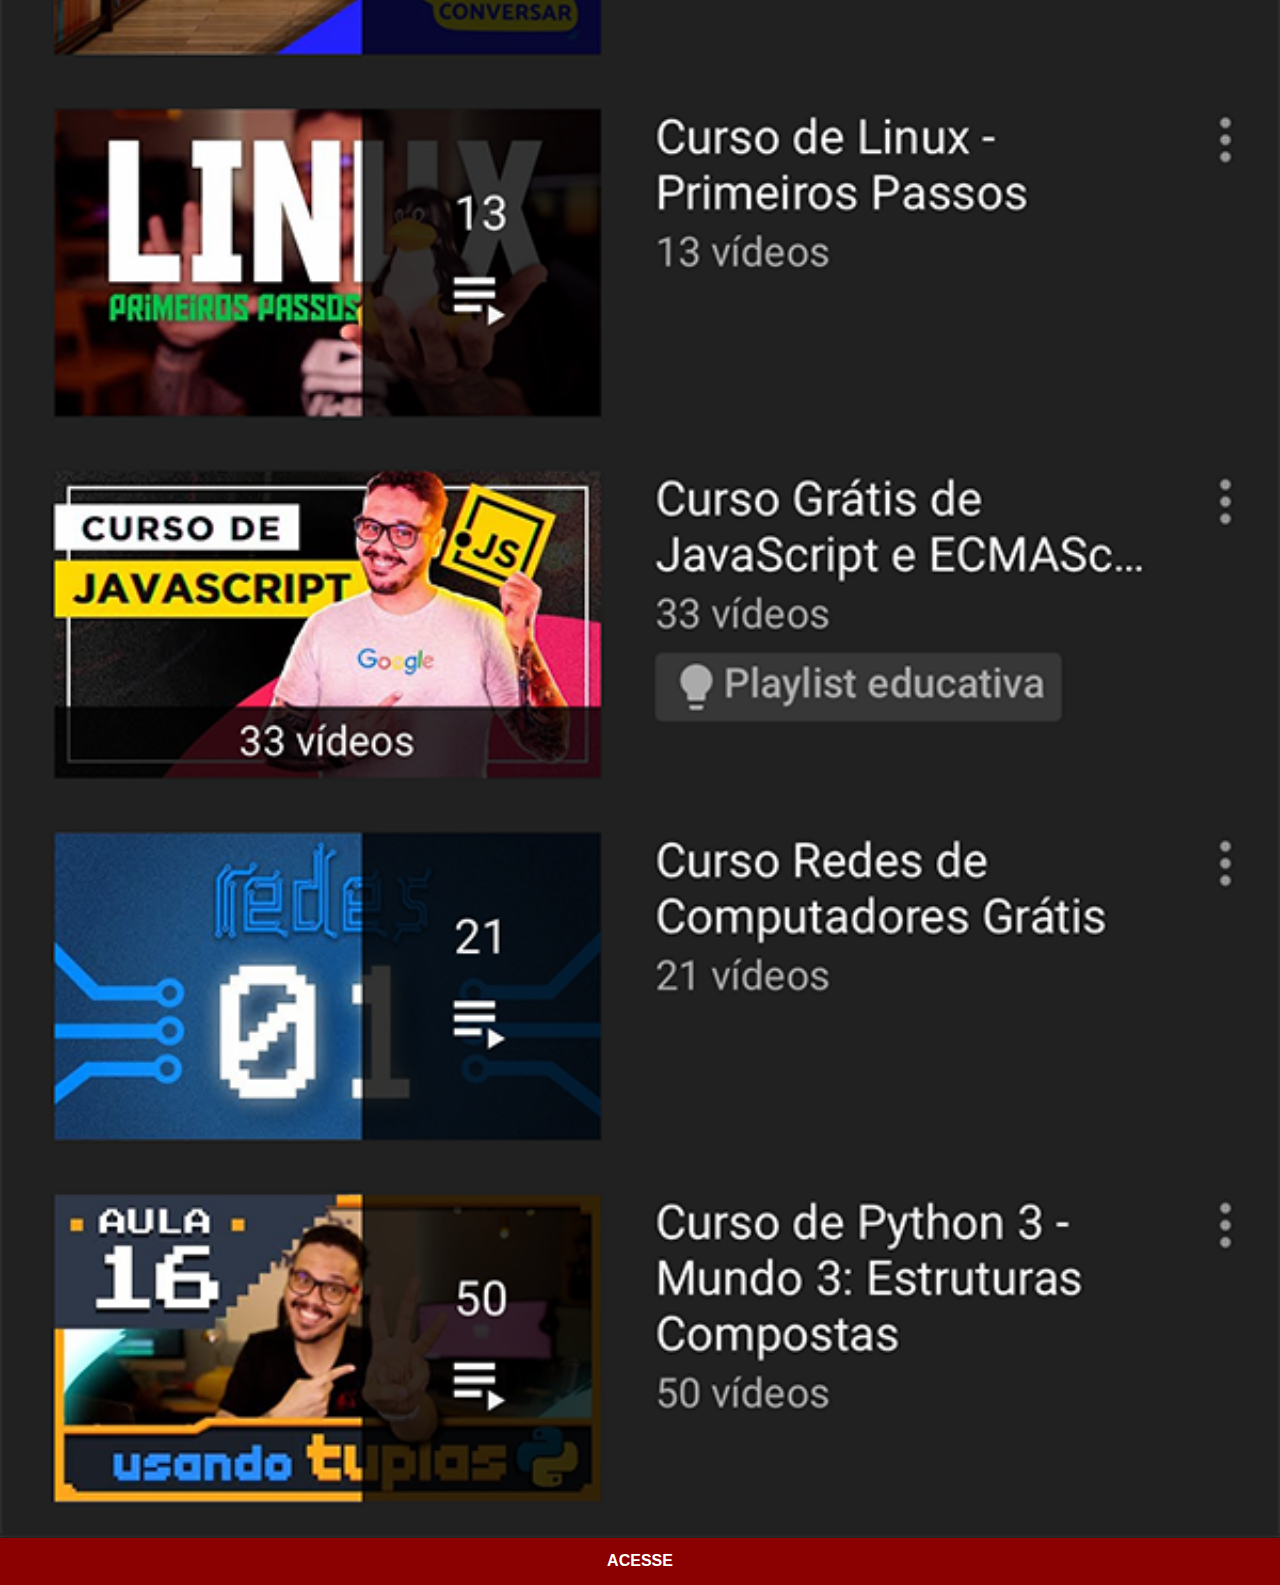
<file: youtube.html>
<!DOCTYPE html>
<html lang="pt-br">
<head>
    <meta charset="UTF-8">
    <meta name="viewport" content="width=device-width, initial-scale=1.0">
    <title>Youtube</title>
   <link rel="stylesheet" href="social.css">
</head>
<body>
    <img src="imagens/tela-youtube.png" alt="Youtube">
    <a href="https://www.youtube.com/c/CursoemV%C3%ADdeo/courses" target="_blank">ACESSE</a>
</body>
</html>
</file>
<file: style.css>
@charset "UTF-8";

* {
    margin: 0;
    padding: 0;
    font-family: Arial, Helvetica, sans-serif;
}

html, body {
    height: 100vh;
    width: 100vw;
    
}

body {
    background-image: url('imagens/fundo-madeira.jpg');
    background-position: top center;
    background-size: cover;
    
}

main {
    height: 100vh;
    position: relative;
    
}

section#telefone {
    position: absolute;
    top: 50%;
    left: 50%;
    transform: translate(-50%, -50%);

    height: 627px;
    width: 311px;
    background-color: blue;
    background: url('imagens/frame-iphone.png') no-repeat;

}

iframe#tela {
   position: relative;
   width: 267px;
   height: 471px;
   top: 80px;
   left: 22px;
}

section#redes-sociais{
    text-align: right;
}

section#redes-sociais img {
    position: relative;
    width: 50px;
    margin: 10px;
    border-radius: 50%;
    box-shadow: 2px 2px 5px rgba(0, 0, 0, 0.452);
    box-sizing: border-box;
    
}

section#redes-sociais img:hover {
    border: 2px solid rgba(255, 255, 255, 0.616);
    transform: translate(-3px, -3px);
    box-shadow: 5px 5px 10px rgba(0, 0, 0, 0.575);
    transition: transform .5s, border .8s;
}
</file>
<file: social.css>
@charset "UTF-8";

* {
            margin: 0px;
            padding: 0px;
            font-family: Arial, Helvetica, sans-serif;
        }

        ::-webkit-scrollbar {
            width: 0;
            height: 0;
        }

        img {
            width: 100vw;
        }

        a {
            margin: -5px;
            display: block;
            background-color: darkred;
            color: white;
            padding: 15px;
            text-align: center;
            font-weight: bolder;
            text-decoration: none;
            
        }

        a:hover {
            background-color: red;
        }
</file>
